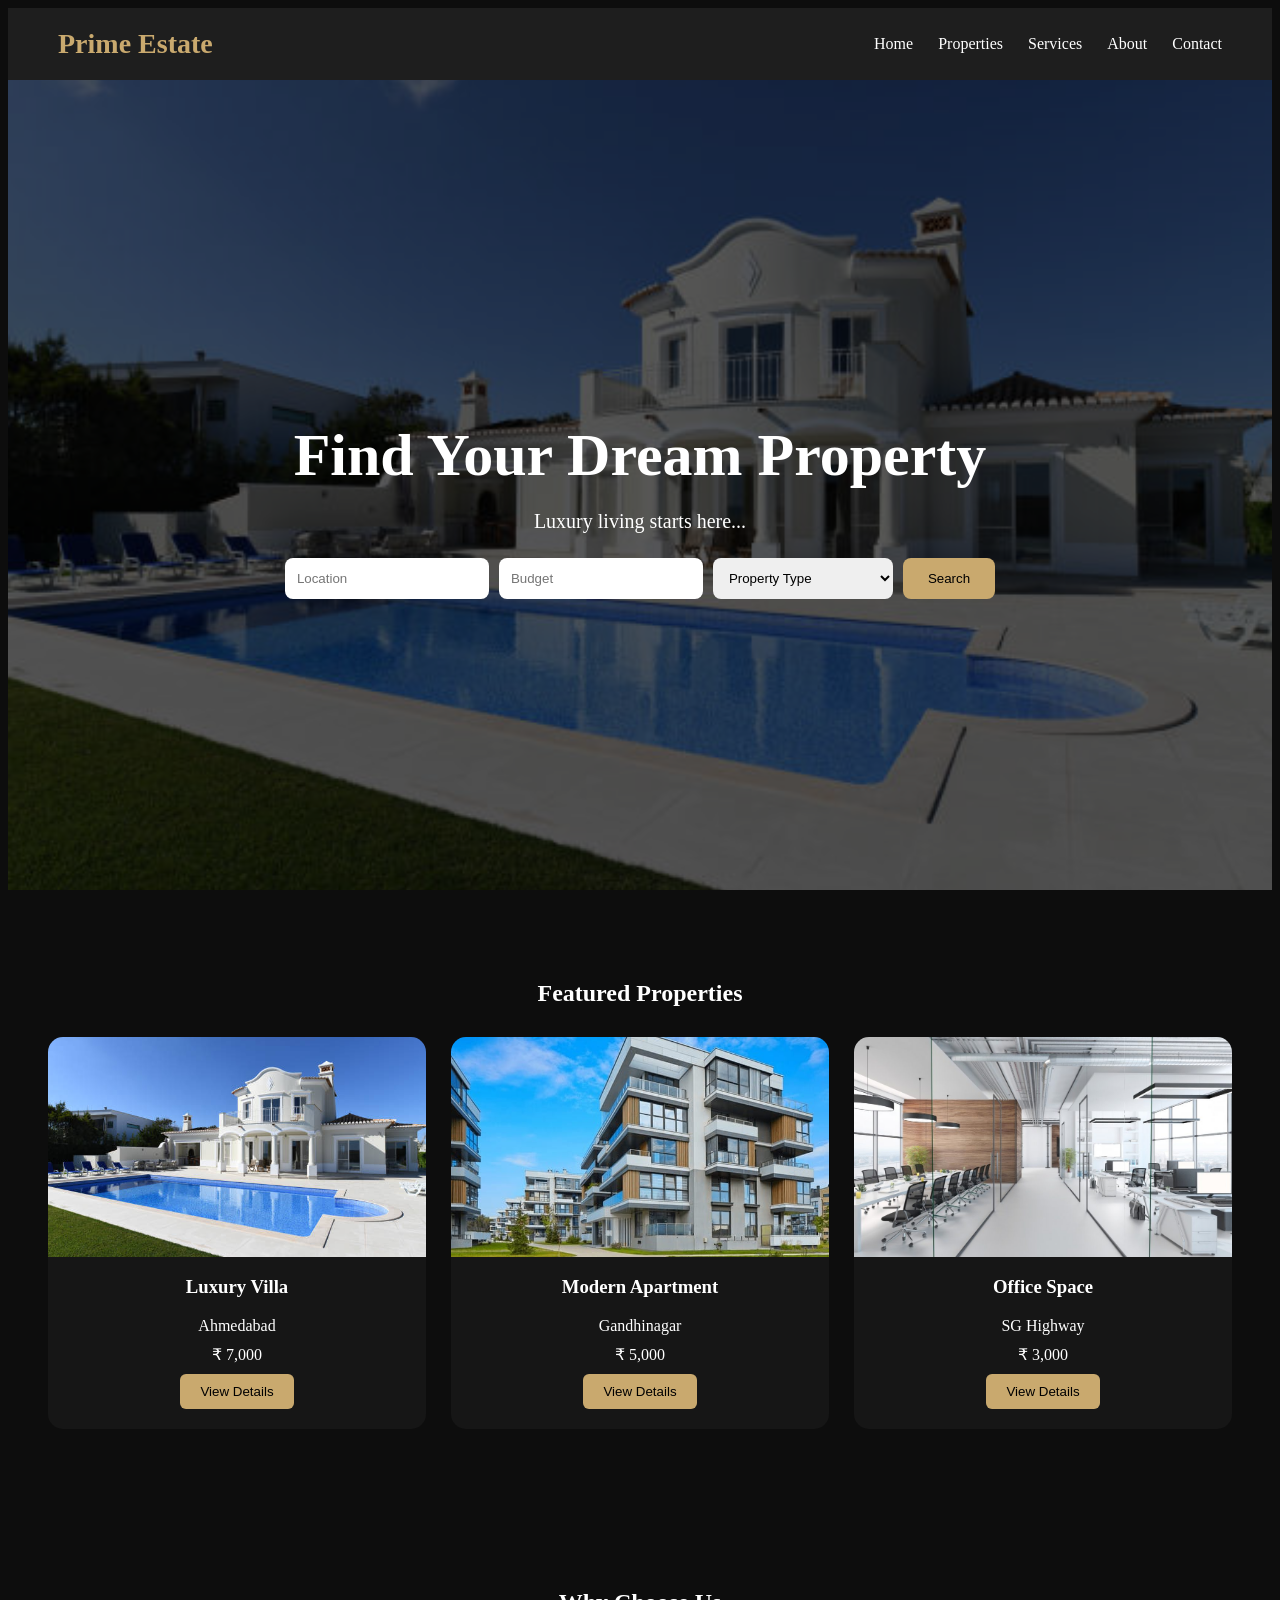
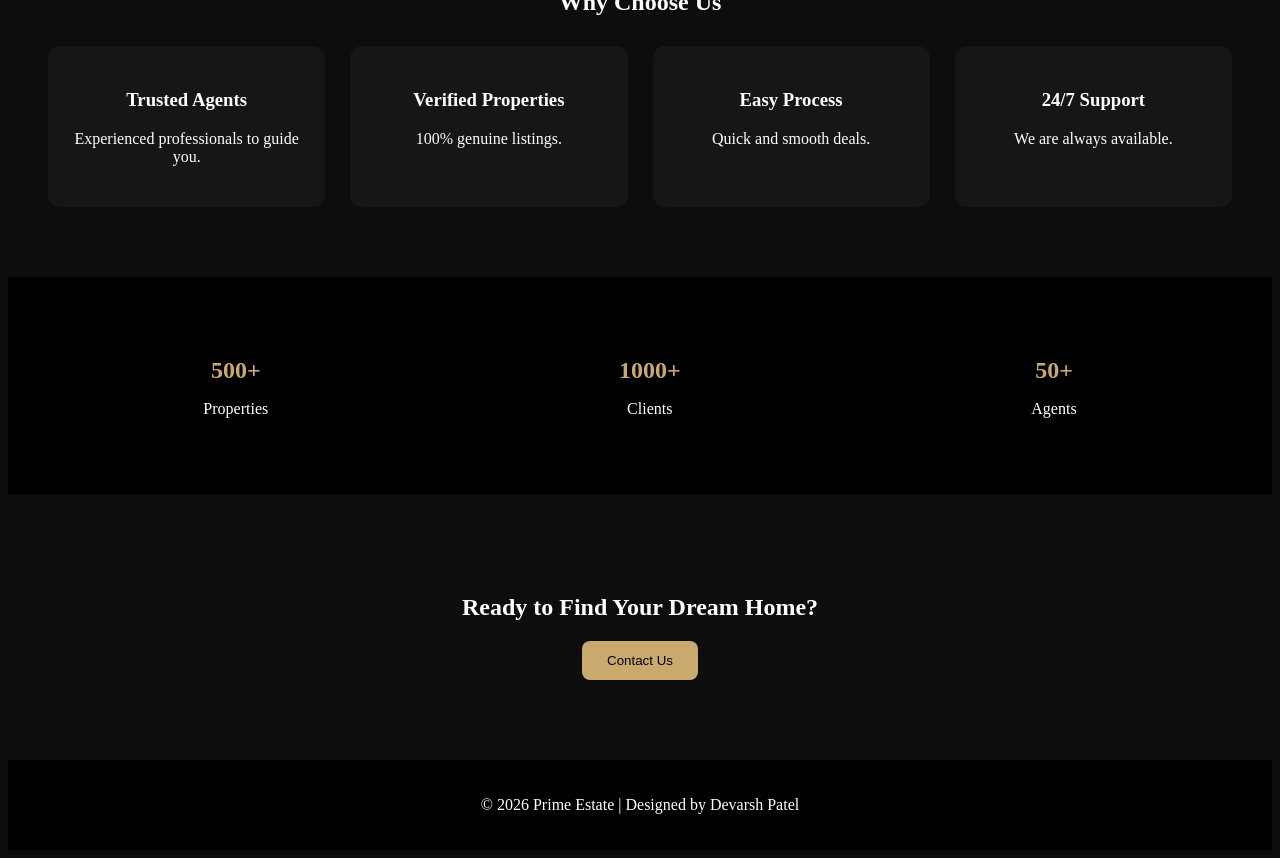
<file: index.html>
<!DOCTYPE html>
<html lang="en">
<head>
    <meta charset="UTF-8">
    <meta name="viewport" content="width=device-width, initial-scale=1.0">
    <title>Prime Estate</title>
    <link rel="stylesheet" href="style.css">
</head>
<body>

    <!-- NAVBAR -->

    <header class="navbar">
        <div class="logo">Prime Estate</div>

        <nav>
            <a href="index.html">Home</a>
            <a href="properties.html">Properties</a>
            <a href="services.html">Services</a>
            <a href="about.html">About</a>
            <a href="contact.html">Contact</a>
        </nav>
    </header>

    <!-- HERO SECTION -->

    <section class="hero">
        <div class="overlay"></div>

        <div class="hero-content">
            <h1>Find Your Dream Property</h1>

            <p>Luxury living starts here...</p>

            <div class="search-box">

                <input type="text" placeholder="Location">

                <input type="text" placeholder="Budget">

                <select id="type">
                    <option>Property Type</option>
                    <option>Villa</option>
                    <option>Apartment</option>
                    <option>Office</option>
                </select>

                <button>Search</button>

            </div>
        </div>
    </section>

    <!-- FEATURED PROPERTIES -->

    <section class="properties">

        <h2>Featured Properties</h2>

        <div class="property-grid">

            <!-- Villa -->

            <div class="card">

                <img src="images/Luxury-Villa.jpeg" alt="Luxury Villa">

                <h3>Luxury Villa</h3>

                <p>Ahmedabad</p>

                <p class="price">₹ 7,000</p>

                <a href="property-details-V.html">
                    <button>View Details</button>
                </a>

            </div>

            <!-- Apartment -->

            <div class="card">

                <img src="images/Modern-Apartment.jpeg" alt="Modern Apartment">

                <h3>Modern Apartment</h3>

                <p>Gandhinagar</p>

                <p class="price">₹ 5,000</p>

                <a href="property-details-A.html">
                    <button>View Details</button>
                </a>

            </div>

            <!-- Office -->

            <div class="card">

                <img src="images/office-Space.jpeg" alt="Office Space">

                <h3>Office Space</h3>

                <p>SG Highway</p>

                <p class="price">₹ 3,000</p>

                <a href="property-details-O.html">
                    <button>View Details</button>
                </a>

            </div>

        </div>

    </section>

    <!-- WHY CHOOSE US -->

    <section class="why">

        <h2>Why Choose Us</h2>

        <div class="why-grid">

            <div class="why-card">
                <h3>Trusted Agents</h3>
                <p>Experienced professionals to guide you.</p>
            </div>

            <div class="why-card">
                <h3>Verified Properties</h3>
                <p>100% genuine listings.</p>
            </div>

            <div class="why-card">
                <h3>Easy Process</h3>
                <p>Quick and smooth deals.</p>
            </div>

            <div class="why-card">
                <h3>24/7 Support</h3>
                <p>We are always available.</p>
            </div>

        </div>

    </section>

    <!-- STATS -->

    <section class="stats">

        <div>
            <h2>500+</h2>
            <p>Properties</p>
        </div>

        <div>
            <h2>1000+</h2>
            <p>Clients</p>
        </div>

        <div>
            <h2>50+</h2>
            <p>Agents</p>
        </div>

    </section>

    <!-- CTA -->

    <section class="cta">

        <h2>Ready to Find Your Dream Home?</h2>

        <a href="contact.html">
            <button>Contact Us</button>
        </a>

    </section>

    <!-- FOOTER -->

    <footer>
        <p>© 2026 Prime Estate | Designed by Devarsh Patel</p>
    </footer>

</body>
</html>
</file>
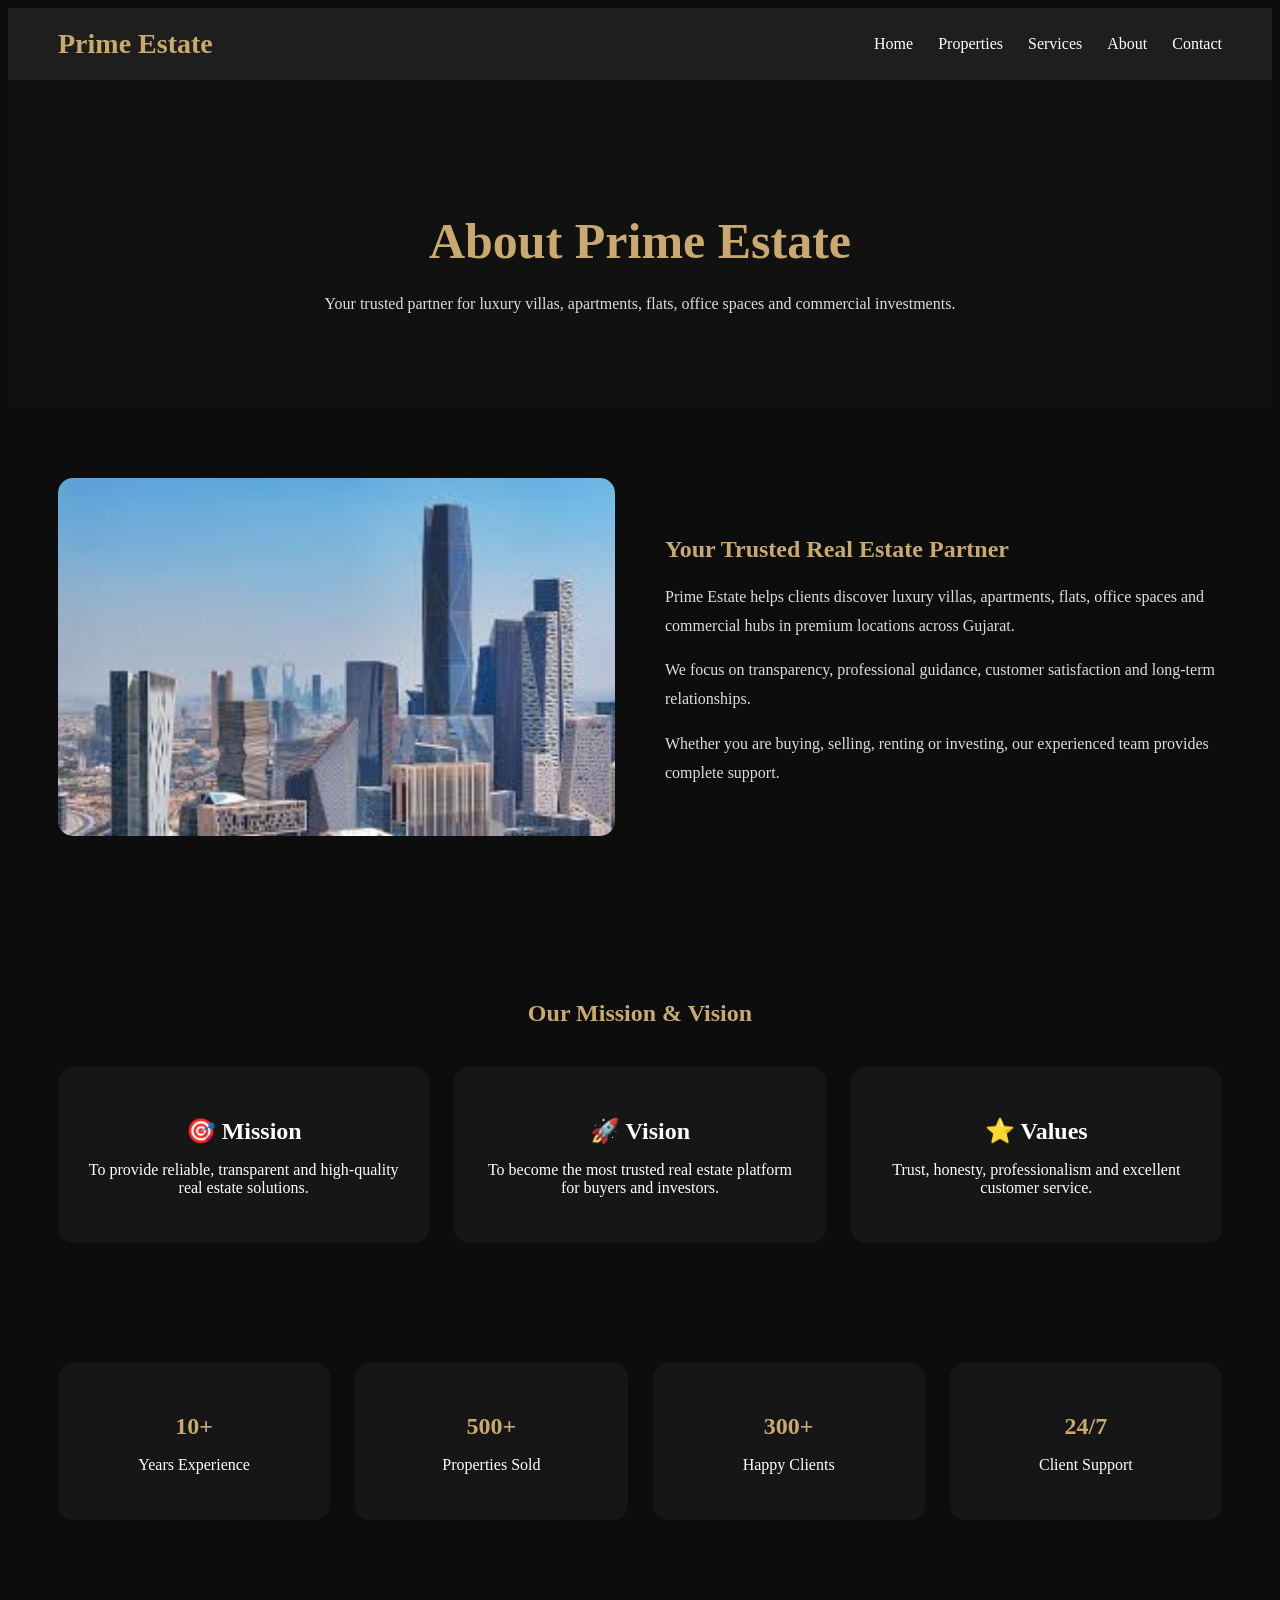
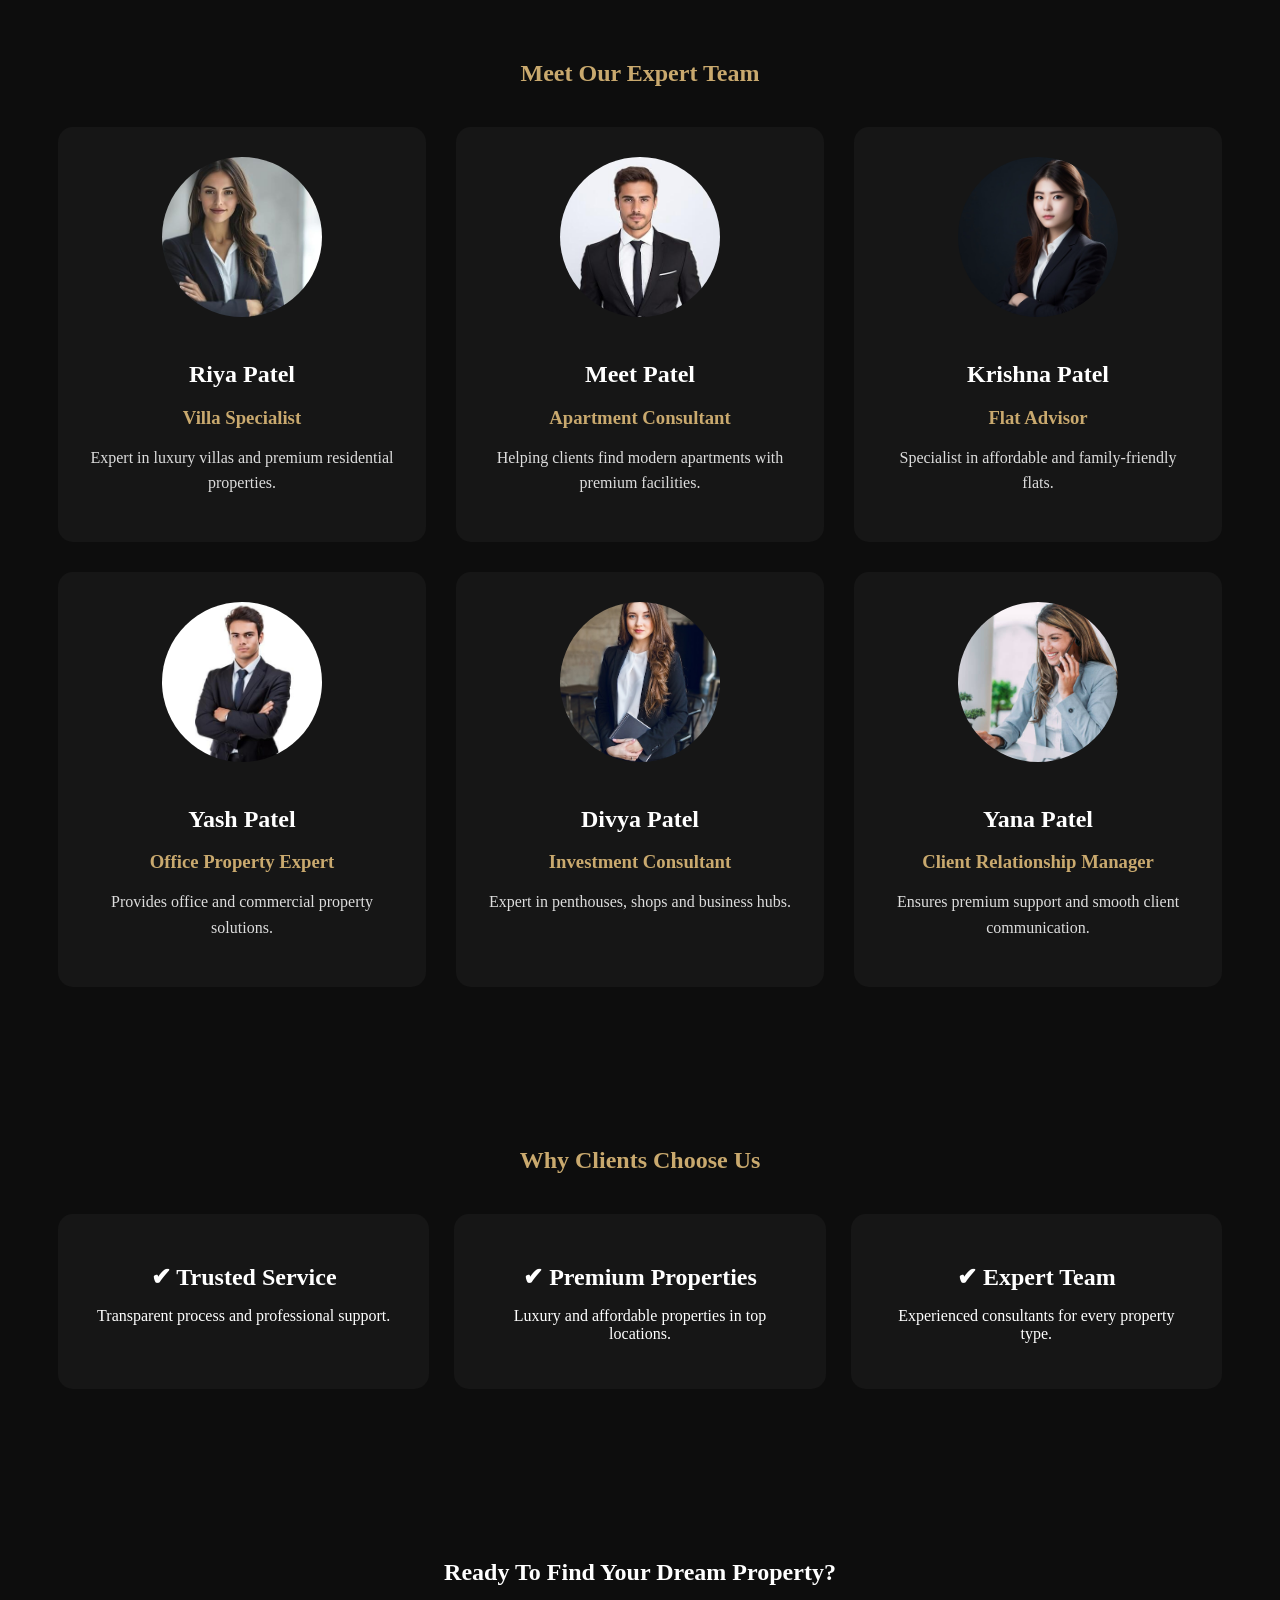
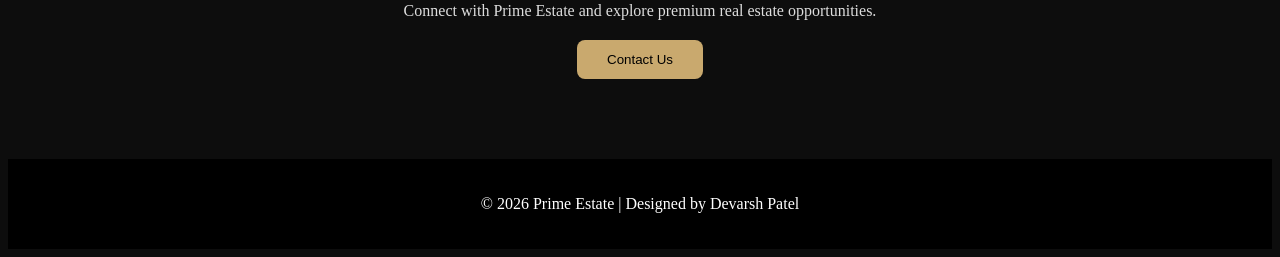
<file: about.html>
<!DOCTYPE html>
<html lang="en">
<head>
    <meta charset="UTF-8">
    <meta name="viewport" content="width=device-width, initial-scale=1.0">
    <title>About Us - Prime Estate</title>
    <link rel="stylesheet" href="style.css">
</head>
<body>

<!-- NAVBAR -->

<header class="navbar">

    <div class="logo">Prime Estate</div>

    <nav>
        <a href="index.html">Home</a>
        <a href="properties.html">Properties</a>
        <a href="services.html">Services</a>
        <a href="about.html">About</a>
        <a href="contact.html">Contact</a>
    </nav>

</header>

<!-- HERO -->

<section class="about-hero">

    <h1>About Prime Estate</h1>

    <p>
        Your trusted partner for luxury villas,
        apartments, flats, office spaces and
        commercial investments.
    </p>

</section>

<!-- ABOUT SECTION -->

<section class="about-container">

    <div class="about-image">
        <img src="images/prime-estate.jpeg" alt="Prime Estate">
    </div>

    <div class="about-content">

        <h2>Your Trusted Real Estate Partner</h2>

        <p>
            Prime Estate helps clients discover luxury villas,
            apartments, flats, office spaces and commercial hubs
            in premium locations across Gujarat.
        </p>

        <p>
            We focus on transparency, professional guidance,
            customer satisfaction and long-term relationships.
        </p>

        <p>
            Whether you are buying, selling, renting or investing,
            our experienced team provides complete support.
        </p>

    </div>

</section>

<!-- MISSION & VISION -->

<section class="why-about">

    <h1>Our Mission & Vision</h1>

    <div class="why-about-grid">

        <div class="why-about-box">
            <h2>🎯 Mission</h2>
            <p>
                To provide reliable, transparent and
                high-quality real estate solutions.
            </p>
        </div>

        <div class="why-about-box">
            <h2>🚀 Vision</h2>
            <p>
                To become the most trusted real estate
                platform for buyers and investors.
            </p>
        </div>

        <div class="why-about-box">
            <h2>⭐ Values</h2>
            <p>
                Trust, honesty, professionalism and
                excellent customer service.
            </p>
        </div>

    </div>

</section>

<!-- STATS -->

<section class="stats-section">

    <div class="stat-box">
        <h1>10+</h1>
        <p>Years Experience</p>
    </div>

    <div class="stat-box">
        <h1>500+</h1>
        <p>Properties Sold</p>
    </div>

    <div class="stat-box">
        <h1>300+</h1>
        <p>Happy Clients</p>
    </div>

    <div class="stat-box">
        <h1>24/7</h1>
        <p>Client Support</p>
    </div>

</section>

<!-- TEAM -->

<section class="team-section">

    <h1>Meet Our Expert Team</h1>

    <div class="team-container">

        <div class="team-card">
            <img src="images/riya.jpeg" alt="Riya Patel">
            <h2>Riya Patel</h2>
            <h3>Villa Specialist</h3>
            <p>Expert in luxury villas and premium residential properties.</p>
        </div>

        <div class="team-card">
            <img src="images/meet.jpeg" alt="Meet Patel">
            <h2>Meet Patel</h2>
            <h3>Apartment Consultant</h3>
            <p>Helping clients find modern apartments with premium facilities.</p>
        </div>

        <div class="team-card">
            <img src="images/krishna.jpeg" alt="Krishna Patel">
            <h2>Krishna Patel</h2>
            <h3>Flat Advisor</h3>
            <p>Specialist in affordable and family-friendly flats.</p>
        </div>

        <div class="team-card">
            <img src="images/yash.jpeg" alt="Yash Patel">
            <h2>Yash Patel</h2>
            <h3>Office Property Expert</h3>
            <p>Provides office and commercial property solutions.</p>
        </div>

        <div class="team-card">
            <img src="images/divya.jpeg" alt="Divya Patel">
            <h2>Divya Patel</h2>
            <h3>Investment Consultant</h3>
            <p>Expert in penthouses, shops and business hubs.</p>
        </div>

        <div class="team-card">
            <img src="images/yana.jpeg" alt="Yana Patel">
            <h2>Yana Patel</h2>
            <h3>Client Relationship Manager</h3>
            <p>Ensures premium support and smooth client communication.</p>
        </div>

    </div>

</section>

<!-- WHY CHOOSE US -->

<section class="why-about">

    <h1>Why Clients Choose Us</h1>

    <div class="why-about-grid">

        <div class="why-about-box">
            <h2>✔ Trusted Service</h2>
            <p>Transparent process and professional support.</p>
        </div>

        <div class="why-about-box">
            <h2>✔ Premium Properties</h2>
            <p>Luxury and affordable properties in top locations.</p>
        </div>

        <div class="why-about-box">
            <h2>✔ Expert Team</h2>
            <p>Experienced consultants for every property type.</p>
        </div>

    </div>

</section>

<!-- CTA -->

<section class="about-cta">

    <h1>Ready To Find Your Dream Property?</h1>

    <p>
        Connect with Prime Estate and explore
        premium real estate opportunities.
    </p>

    <a href="contact.html">
        <button>Contact Us</button>
    </a>

</section>

<!-- FOOTER -->

<footer>
    <p>© 2026 Prime Estate | Designed by Devarsh Patel</p>
</footer>

</body>
</html>
</file>
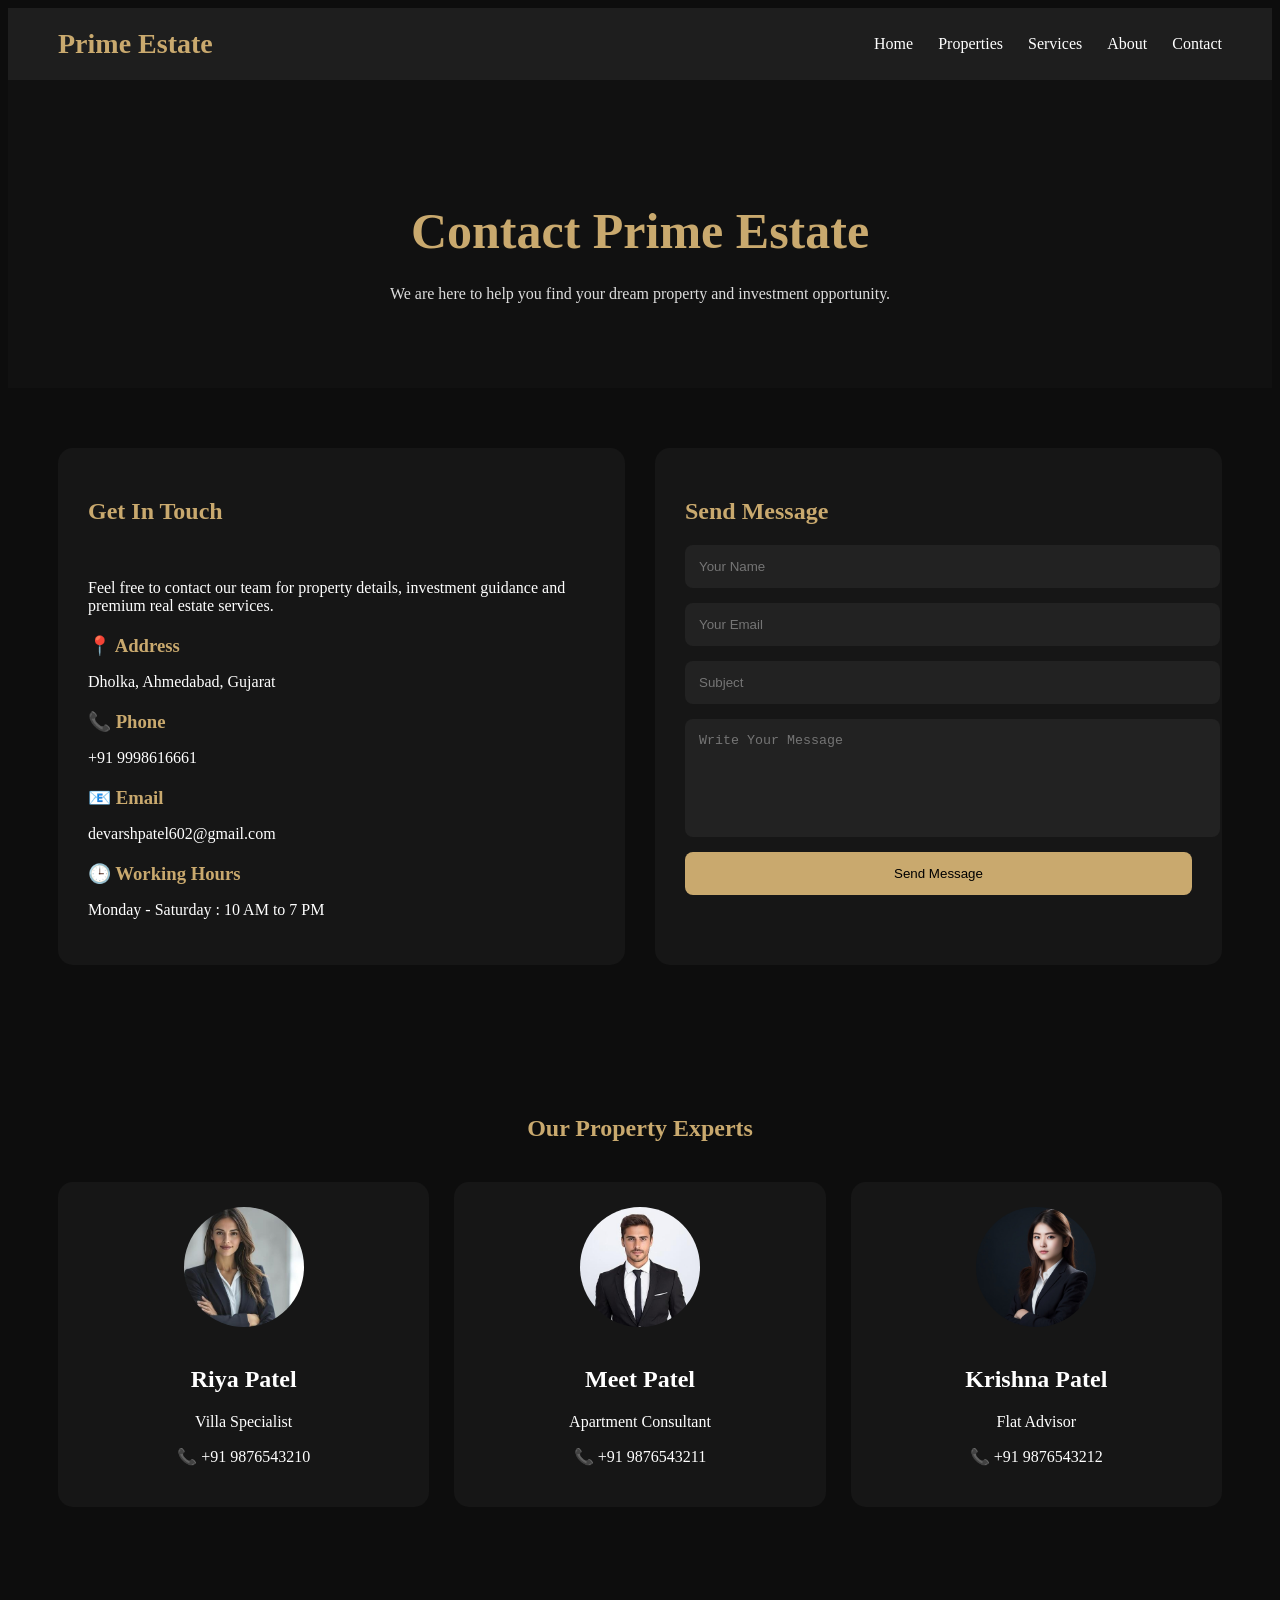
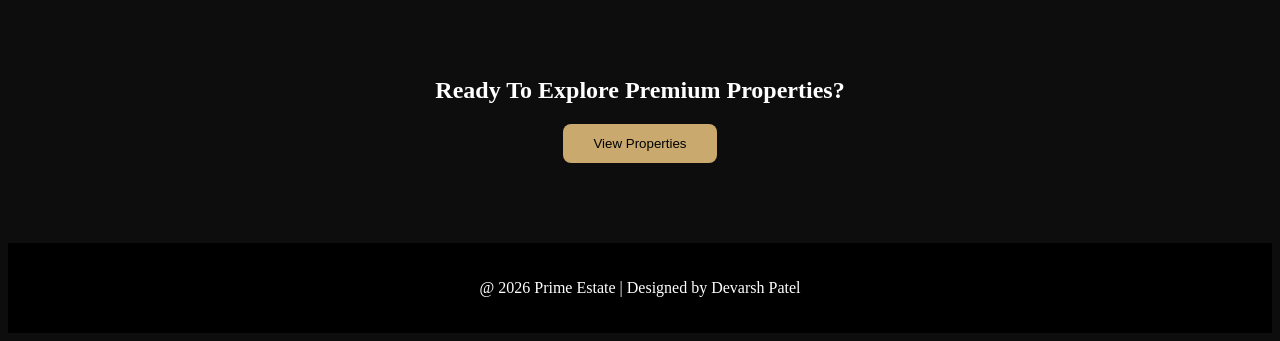
<file: contact.html>
<!DOCTYPE html>
<html>
<head>
    <title>Contact Us - Prime Estate</title>
    <link rel="stylesheet" href="style.css">
</head>
<body>

<!-- NAVBAR -->

 <!-- NAVBAR -->

    <header class="navbar">
        <div class="logo">Prime Estate</div>

        <nav>
            <a href="index.html">Home</a>
            <a href="properties.html">Properties</a>
            <a href="services.html">Services</a>
            <a href="about.html">About</a>
            <a href="contact.html">Contact</a>
        </nav>
    </header>

<!-- HERO -->

<section class="contact-hero">

    <h1>Contact Prime Estate</h1>

    <p>
        We are here to help you find your
        dream property and investment opportunity.
    </p>

</section>

<!-- CONTACT SECTION -->

<section class="contact-container">

    <!-- LEFT -->

    <div class="contact-info">

        <h2>Get In Touch</h2> <br>

        <p>
            Feel free to contact our team for
            property details, investment guidance
            and premium real estate services.
        </p>

        <div class="info-box">
            <h3>📍 Address</h3>
            <p>Dholka, Ahmedabad, Gujarat</p>
        </div>

        <div class="info-box">
            <h3>📞 Phone</h3>
            <p>+91 9998616661</p>
        </div>

        <div class="info-box">
            <h3>📧 Email</h3>
            <p>devarshpatel602@gmail.com</p>
        </div>

        <div class="info-box">
            <h3>🕒 Working Hours</h3>
            <p>Monday - Saturday : 10 AM to 7 PM</p>
        </div>

    </div>

    <!-- RIGHT -->

    <div class="contact-form">

        <h2>Send Message</h2>

        <form>

            <input type="text" placeholder="Your Name" required>

            <input type="email" placeholder="Your Email" required>

            <input type="text" placeholder="Subject">

            <textarea rows="6" placeholder="Write Your Message"></textarea>

            <button type="submit">Send Message</button>

        </form>

    </div>

</section>

<!-- TEAM CONTACT -->

<section class="team-contact">

    <h1>Our Property Experts</h1>

    <div class="team-contact-grid">

        <!-- MEMBER -->

        <div class="contact-card">

            <img src="images/riya.jpeg">

            <h2>Riya Patel</h2>

            <p>Villa Specialist</p>

            <p>📞 +91 9876543210</p>

        </div>

        <!-- MEMBER -->

        <div class="contact-card">

            <img src="images/meet.jpeg">

            <h2>Meet Patel</h2>

            <p>Apartment Consultant</p>

            <p>📞 +91 9876543211</p>

        </div>

        <!-- MEMBER -->

        <div class="contact-card">

            <img src="images/krishna.jpeg">

            <h2>Krishna Patel</h2>

            <p>Flat Advisor</p>

            <p>📞 +91 9876543212</p>

        </div>

    </div>

</section>

<!-- CTA -->
 
<section class="contact-cta">

    <h1>Ready To Explore Premium Properties?</h1>

    <a href="properties.html">
        <button>View Properties</button>
    </a>

</section>

<!-- FOOTER -->

<footer> 
    <p>@ 2026 Prime Estate | Designed by Devarsh Patel </p>
</footer>


</body>
</html>
</file>
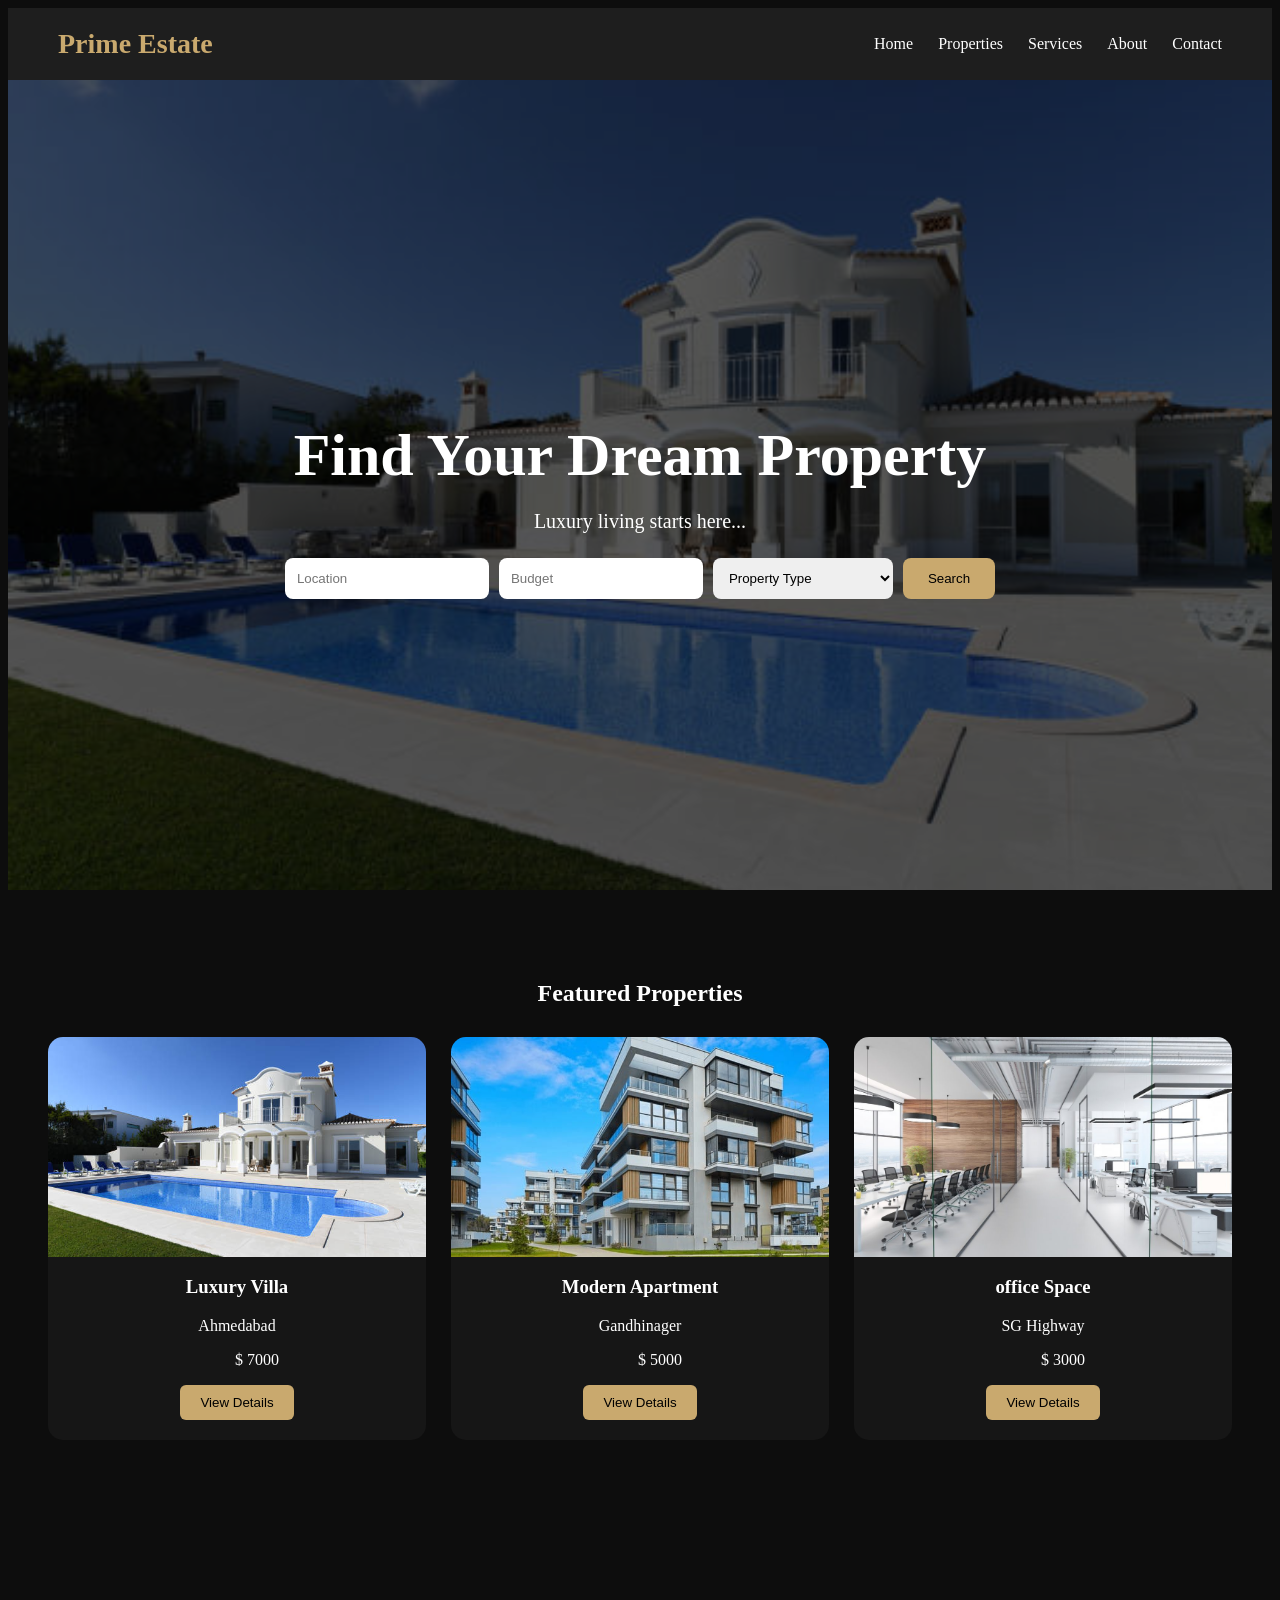
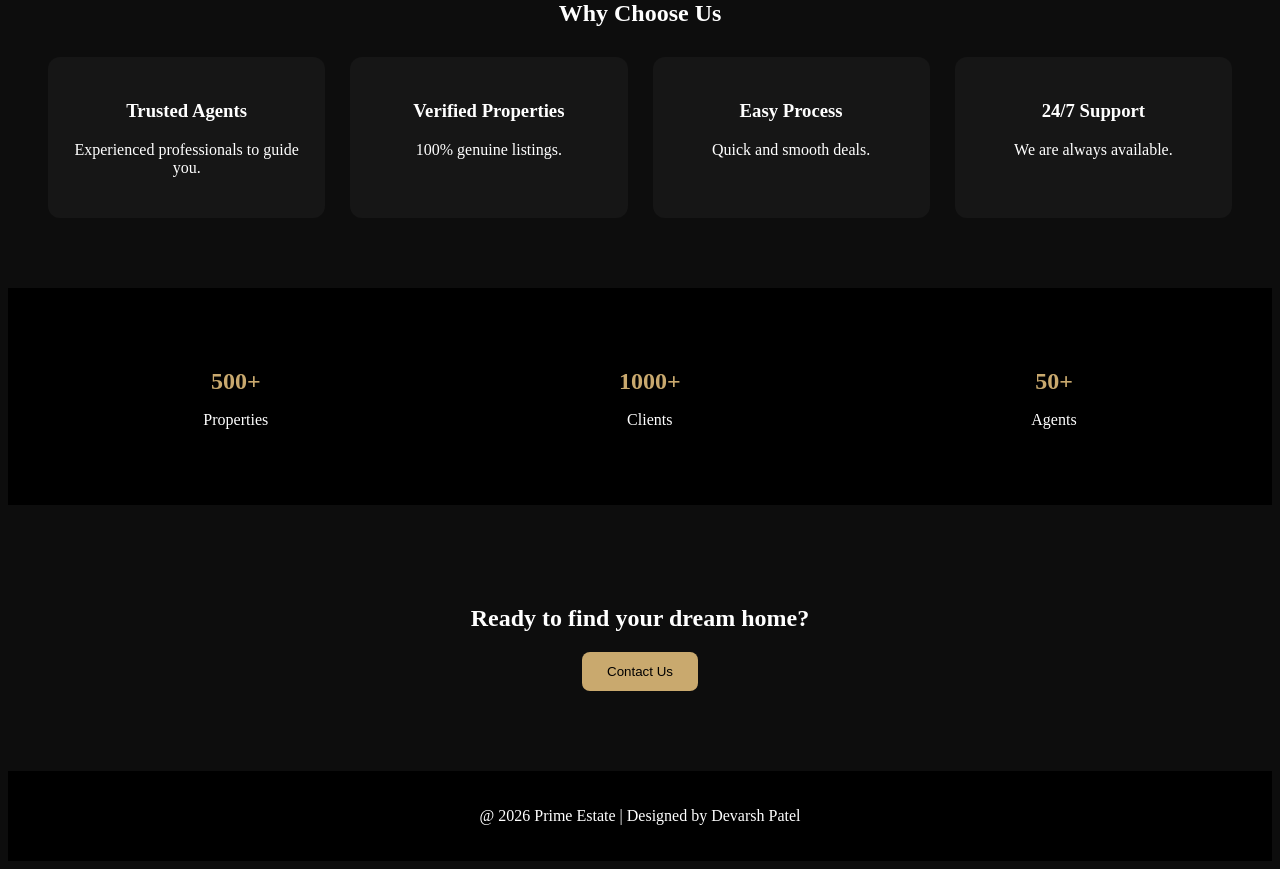
<file: home.html>
<!DOCTYPE html>
<html lang="en">
<head>
    <meta charset="UTF-8">
    <meta name="viewport" content="width=device-width, initial-scale=1.0">
    <title> Prime Estate </title>
    <link rel="stylesheet" href="style.css">
</head>
<body>

<!-- NAVBAR -->

<header class="navbar">
    <div class="logo"> Prime Estate </div>
    <nav>
        <a href="home.html"> Home </a>
        <a href="properties.html"> Properties </a>
        <a href="services.html"> Services </a>
        <a href="about.html"> About </a>
        <a href="contact.html"> Contact </a>
    </nav>
</header>

<!-- HERO SECTION -->

<section class="hero">
    <div class="overlay"></div>
    <div class="hero-content">
        <h1> Find Your Dream Property </h1>
        <p> Luxury living starts here... </p>
        <div class="search-box">
            <input type="text" placeholder="Location">
            <input type="text" placeholder="Budget">
            <select id="type">
                <option>Property Type </option>
                <option> Villa </option>
                <option> Apartment </option>
                <option> Office </option>
            </select>
            <button> Search </button>
        </div>
    </div>
</section>
    
<!-- FEATURED PROPETIES -->

<section class="properties">
    <h2> Featured Properties </h2>
    <div class="property-grid">

        <div class="card">
            <img src="images/Luxury-Villa.jpeg" alt="">
            <h3> Luxury Villa </h3>
            <p> Ahmedabad <ul> $ 7000 </ul></p>
            <a href="property-details-V.html">
            <button> View Details </button></a>
        </div>

        <div class="card">
            <img src="images/Modern-Apartment.jpeg" alt="">
            <h3> Modern Apartment </h3>
            <p> Gandhinager <ul> $ 5000 </ul></p>
            <a href="property-details-A.html">
            <button> View Details </button></a>
        </div>

        <div class="card">
            <img src="images/office-Space.jpeg" alt="">
            <h3> office Space </h3>
            <p> SG Highway <ul> $ 3000 </ul></p>
            <a href="property-details-O.html">
            <button> View Details </button></a>
        </div>

    </div>
</section>

<!-- WHY CHOOSE US -->

<section class="why">
    <h2> Why Choose Us </h2>
    <div class="why-grid">

        <div class="why-card"> 
            <h3> Trusted Agents </h3>
            <p> Experienced professionals to guide you. </p>
        </div>

        <div class="why-card"> 
            <h3> Verified Properties </h3>
            <p> 100% genuine listings. </p>
        </div>

        <div class="why-card"> 
            <h3> Easy Process </h3>
            <p> Quick and smooth deals. </p>
        </div>

        <div class="why-card"> 
            <h3> 24/7 Support </h3>
            <p> We are always available. </p>
        </div>

    </div>
</section>

<!-- STATS -->

<section class="stats">
    <div>
        <h2> 500+ </h2>
        <p> Properties </p>
    </div>
    <div>
        <h2> 1000+ </h2>
        <p> Clients </p>
    </div>
    <div>
        <h2> 50+ </h2>
        <p> Agents </p>
    </div>
</section>

<!-- CTA -->

<section class="cta">
    <h2> Ready to find your dream home? </h2>
    <a href="contact.html"><button> Contact Us </button></a>
</section>

<!-- FOOTER -->

<footer> 
    <p>@ 2026 Prime Estate | Designed by Devarsh Patel </p>
</footer>

</body>
</html>
</file>
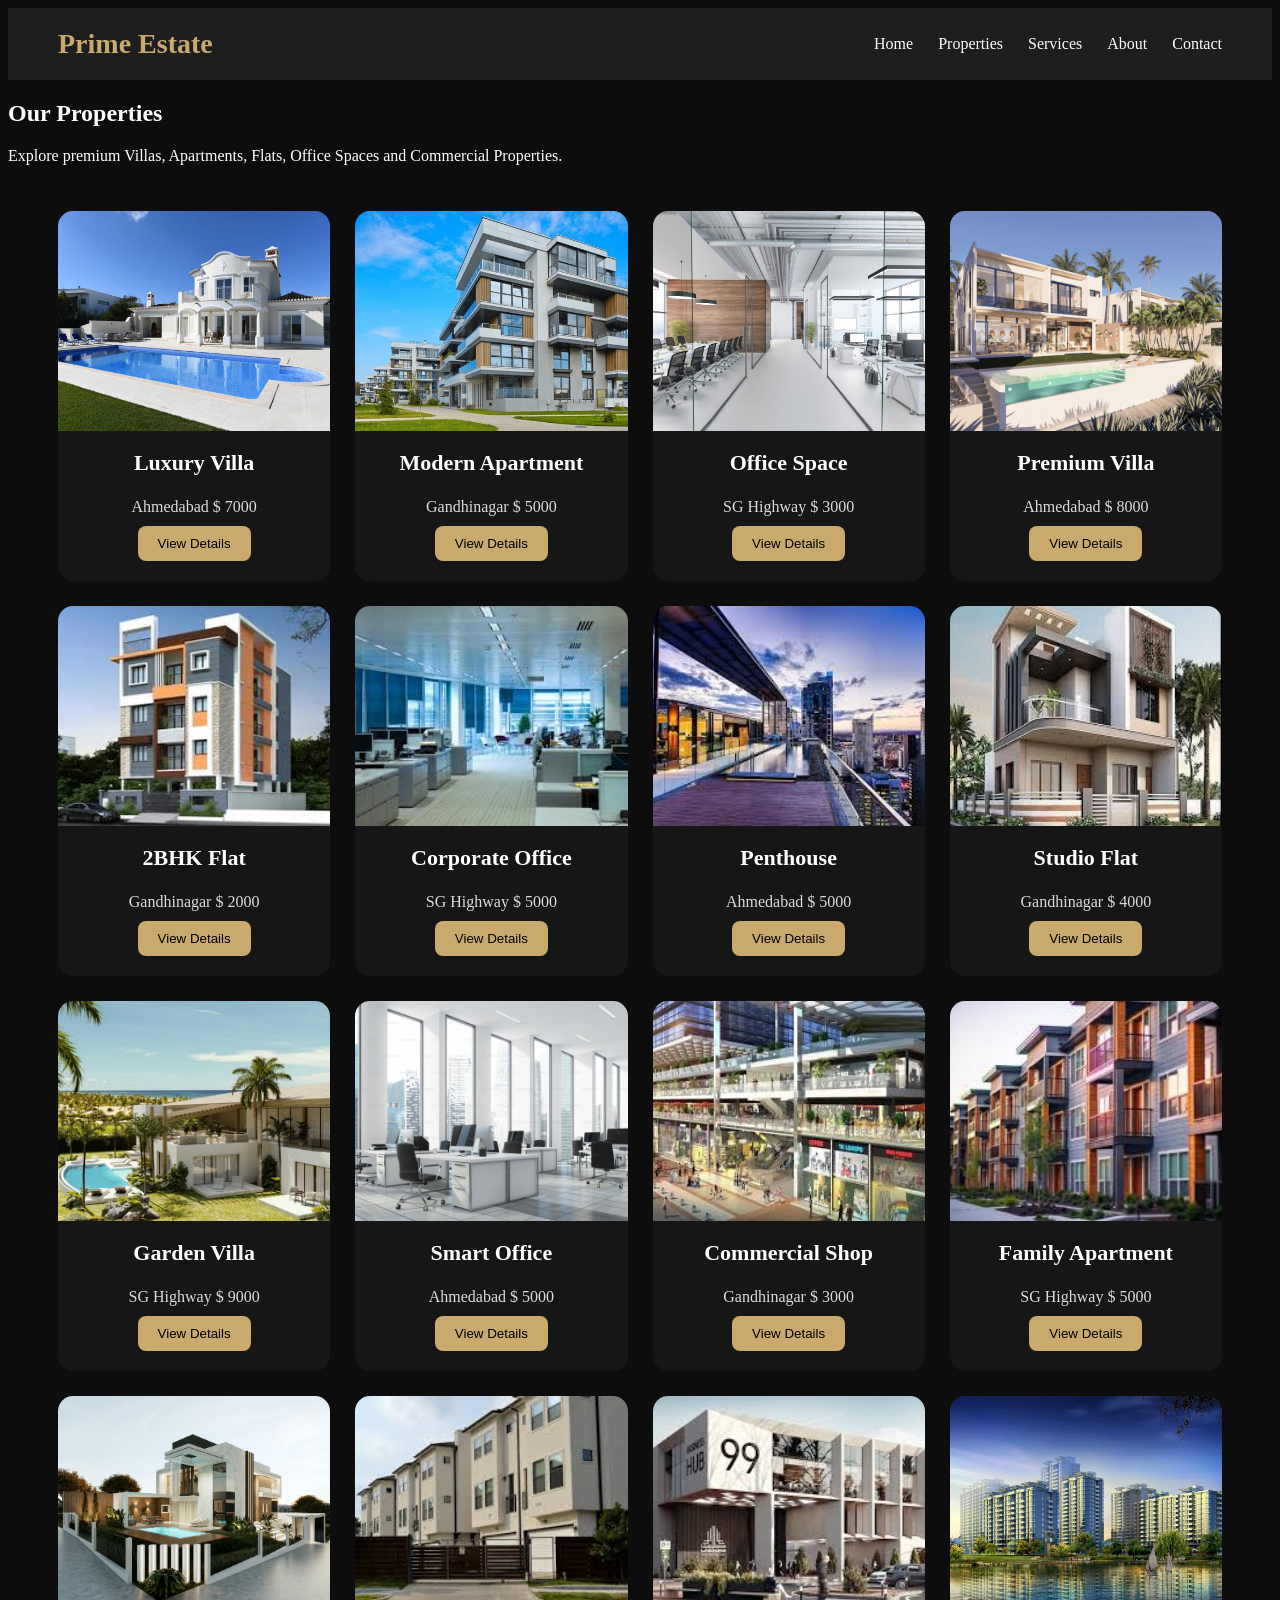
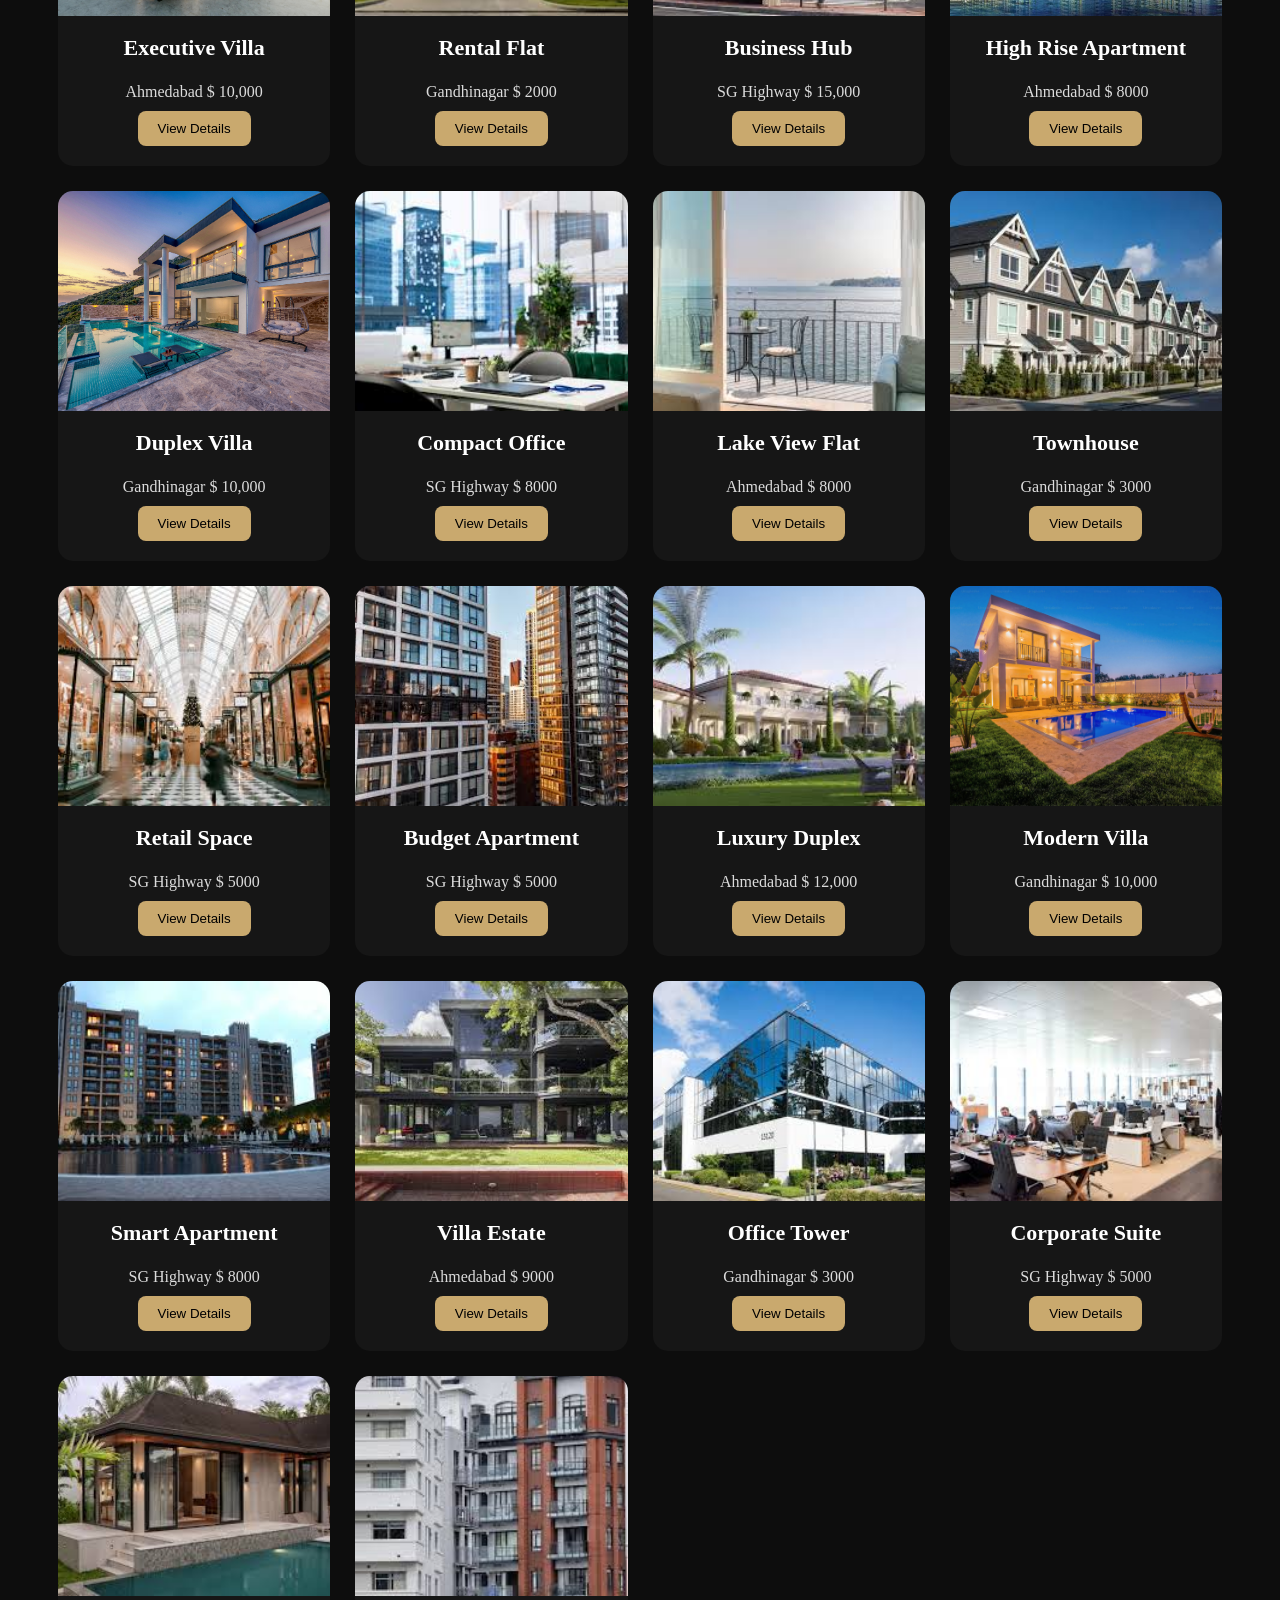
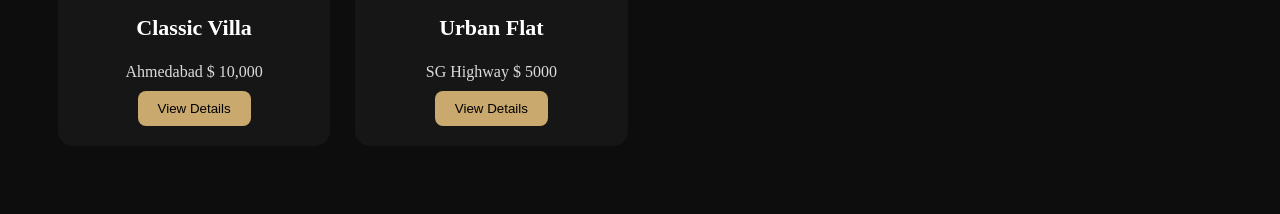
<file: properties.html>
<!DOCTYPE html>
<html lang="en">
<head>
    <meta charset="UTF-8">
    <meta name="viewport" content="width=device-width, initial-scale=1.0">
    <title>Properties - Prime Estate</title>
    <link rel="stylesheet" href="style.css">
</head>
<body>

<header class="navbar">
    <div class="logo">Prime Estate</div>

    <nav>
        <a href="index.html">Home</a>
        <a href="properties.html">Properties</a>
        <a href="services.html">Services</a>
        <a href="about.html">About</a>
        <a href="contact.html">Contact</a>
    </nav>
</header>

<section class="properties-banner">
    <h1>Our Properties</h1>
    <p>
        Explore premium Villas, Apartments, Flats,
        Office Spaces and Commercial Properties.
    </p>
</section>

<div class="property-grid1">

    <div class="card">
        <img src="images/Luxury-Villa.jpeg">
        <h3> Luxury Villa </h3>
        <p> Ahmedabad  $ 7000 </p>
        <a href="property-details-V.html#villa">
        <button> View Details </button></a>
    </div>

    <div class="card">
        <img src="images/Modern-Apartment.jpeg">
        <h3> Modern Apartment </h3>
        <p> Gandhinagar  $ 5000 </p>
        <a href="property-details-A.html#apartment">
        <button>View Details</button></a>
    </div>

    <div class="card">
        <img src="images/office-Space.jpeg">
        <h3> Office Space </h3>
        <p> SG Highway  $ 3000 </p>
        <a href="property-details-O.html#office">
        <button>View Details</button></a>
    </div>

    <div class="card">
        <img src="images/Premium-Villa.jpeg">
        <h3> Premium Villa </h3>
        <p> Ahmedabad  $ 8000 </p>
        <a href="property-details-V.html#villa">
        <button>View Details</button></a>
    </div>

    <div class="card">
        <img src="images/2BHK Flat.jpeg">
        <h3> 2BHK Flat </h3>
        <p> Gandhinagar $ 2000 </p>
        <a href="property-details-F.html#falt">
        <button>View Details</button></a>
    </div>

    <div class="card">
        <img src="images/Corporate-office.jpeg">
        <h3> Corporate Office </h3>
        <p> SG Highway  $ 5000 </p>
        <a href="property-details-O.html#office">
        <button>View Details</button></a>
    </div>

    <div class="card">
        <img src="images/penthouse.jpeg">
        <h3> Penthouse </h3>
        <p> Ahmedabad  $ 5000 </p>
        <a href="property-details-other.html#others">
        <button> View Details </button></a>
    </div>

    <div class="card">
        <img src="images/Studio-flat.jpeg">
        <h3> Studio Flat </h3>
        <p> Gandhinagar  $ 4000 </p>
        <a href="property-details-F.html#falt">
        <button>View Details</button></a>
    </div>

    <div class="card">
        <img src="images/Garden-Villa.jpeg">
        <h3> Garden Villa </h3>
        <p> SG Highway  $ 9000 </p>
        <a href="property-details-V.html#villa">
        <button>View Details</button></a>
    </div>

    <div class="card">
        <img src="images/Smart-Office.jpeg">
        <h3> Smart Office </h3>
        <p> Ahmedabad  $ 5000 </p>
        <a href="property-details-O.html#office">
        <button>View Details</button></a>
    </div>

    <div class="card">
        <img src="images/Commercial Shop.jpeg">
        <h3> Commercial Shop </h3>
        <p> Gandhinagar $ 3000 </p>
        <a href="property-details-other.html#others">
        <button>View Details</button></a>
    </div>

    <div class="card">
        <img src="images/Family Apartment.jpeg">
        <h3> Family Apartment </h3>
        <p> SG Highway  $ 5000 </p>
        <a href="property-details-A.html#apartment">
        <button>View Details</button></a>
    </div>

    <div class="card">
        <img src="images/Executive-villa.jpg">
        <h3> Executive Villa </h3>
        <p> Ahmedabad  $ 10,000 </p>
        <a href="property-details-V.html#villa">
        <button>View Details</button></a>
    </div>

    <div class="card">
        <img src="images/Rental Flat.jpeg">
        <h3> Rental Flat </h3>
        <p> Gandhinagar $ 2000 </p>
        <a href="property-details-F.html#falt">
        <button>View Details</button></a>
    </div>

    <div class="card">
        <img src="images/Business Hub.jpeg">
        <h3> Business Hub </h3>
        <p> SG Highway  $ 15,000 </p>
        <a href="property-details-other.html#others">
        <button>View Details</button></a>
    </div>

    <div class="card">
        <img src="images/High Rise Apartment.jpg">
        <h3> High Rise Apartment </h3>
        <p> Ahmedabad  $ 8000 </p>
        <a href="property-details-A.html#apartment">
        <button> View Details </button></a>
    </div>

    <div class="card">
        <img src="images/Duplex-Villa.jpg">
        <h3> Duplex Villa </h3>
        <p> Gandhinagar  $ 10,000 </p>
        <a href="property-details-V.html#villa">
        <button>View Details</button></a>
    </div>

    <div class="card">
        <img src="images/Compact Office.jpeg">
        <h3> Compact Office </h3>
        <p> SG Highway  $ 8000 </p>
        <a href="property-details-O.html#office">
        <button>View Details</button></a>
    </div>

    <div class="card">
        <img src="images/lack-view-flat.jpeg">
        <h3> Lake View Flat </h3>
        <p> Ahmedabad  $ 8000 </p>
       <a href="property-details-F.html#falt">
        <button>View Details</button></a>
    </div>

    <div class="card">
        <img src="images/Townhouse.jpeg">
        <h3> Townhouse </h3>
        <p> Gandhinagar $ 3000 </p>
        <a href="property-details-other.html#others">
        <button>View Details</button></a>
    </div>

    <div class="card">
        <img src="images/Retail-space.jpeg">
        <h3> Retail Space </h3>
        <p> SG Highway  $ 5000 </p>
        <a href="property-details-other.html#others">
        <button>View Details</button></a>
    </div>

    <div class="card">
        <img src="images/Budget Apartment.jpeg">
        <h3> Budget Apartment </h3>
        <p> SG Highway  $ 5000 </p>
        <a href="property-details-A.html#apartment">
        <button>View Details</button></a>
    </div>

    <div class="card">
        <img src="images/Luxury-Duplex.jpeg">
        <h3> Luxury Duplex </h3>
        <p> Ahmedabad  $ 12,000 </p>
        <a href="property-details-V.html#villa">
        <button> View Details </button></a>
    </div>

    <div class="card">
        <img src="images/Modern-Villa.jpeg">
        <h3> Modern Villa </h3>
        <p> Gandhinagar  $ 10,000 </p>
        <a href="property-details-V.html#villa">
        <button>View Details</button></a>
    </div>

    <div class="card">
        <img src="images/Smart Apartment.jpeg">
        <h3> Smart Apartment </h3>
        <p> SG Highway  $ 8000 </p>
        <a href="property-details-A.html#apartment">
        <button>View Details</button></a>
    </div>

    <div class="card">
        <img src="images/Villa-Estate.jpeg">
        <h3> Villa Estate </h3>
        <p> Ahmedabad  $ 9000 </p>
        <a href="property-details-V.html#villa">
        <button>View Details</button> </a>
    </div>

    <div class="card">
        <img src="images/Office Tower.jpeg">
        <h3> Office Tower </h3>
        <p> Gandhinagar $ 3000 </p>
        <a href="property-details-O.html#office">
        <button>View Details</button></a>
    </div>

    <div class="card">
        <img src="images/Corporate Suite.jpeg">
        <h3> Corporate Suite </h3>
        <p> SG Highway  $ 5000 </p>
        <a href="property-details-other.html#others">
        <button>View Details</button></a>
    </div>

    <div class="card">
        <img src="images/Classic-Villa.jpeg">
        <h3> Classic Villa </h3>
        <p> Ahmedabad  $ 10,000 </p>
        <a href="property-details-V.html#villa">
        <button>View Details</button></a>
    </div>

    <div class="card">
        <img src="images/Urban Flat.jpeg">
        <h3> Urban Flat </h3>
        <p> SG Highway  $ 5000 </p>
        <a href="property-details-F.html#falt">
        <button>View Details</button></a>
    </div>

</div>
    
</body>
</html>
</file>
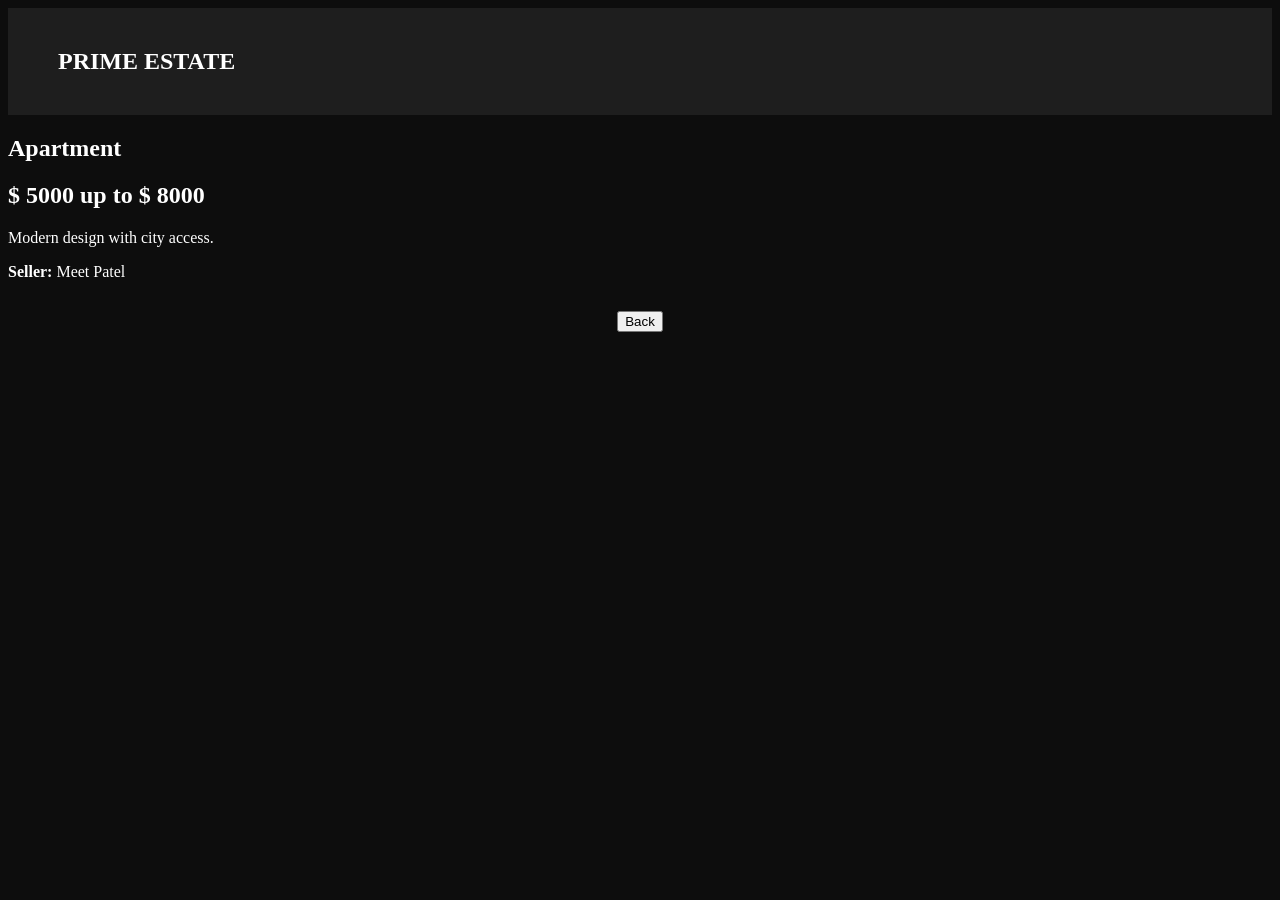
<file: property-details-A.html>
<!DOCTYPE html>
<html lang="en">
<head>
    <meta charset="UTF-8">
    <meta name="viewport" content="width=device-width, initial-scale=1.0">
    <title> Property Details </title>
    <link rel="stylesheet" href="style.css">
</head>
<body>
    
<header class="navbar">
    <h2> PRIME ESTATE </h2>
</header>

<!-- APARTMENT -->

<section id="apartment" class="details-box">
    <h1> Apartment </h1>
    <h2 class="price"> $ 5000 up to $ 8000 </h2>
    <p> Modern design with city access.  </p>
    <p> <strong>Seller:</strong> Meet Patel </p>
</section>


<div style="text-align: center; margin: 30px;">
    <a href="properties.html"><button> Back </button></a>
</div>

</body>
</html>
</file>
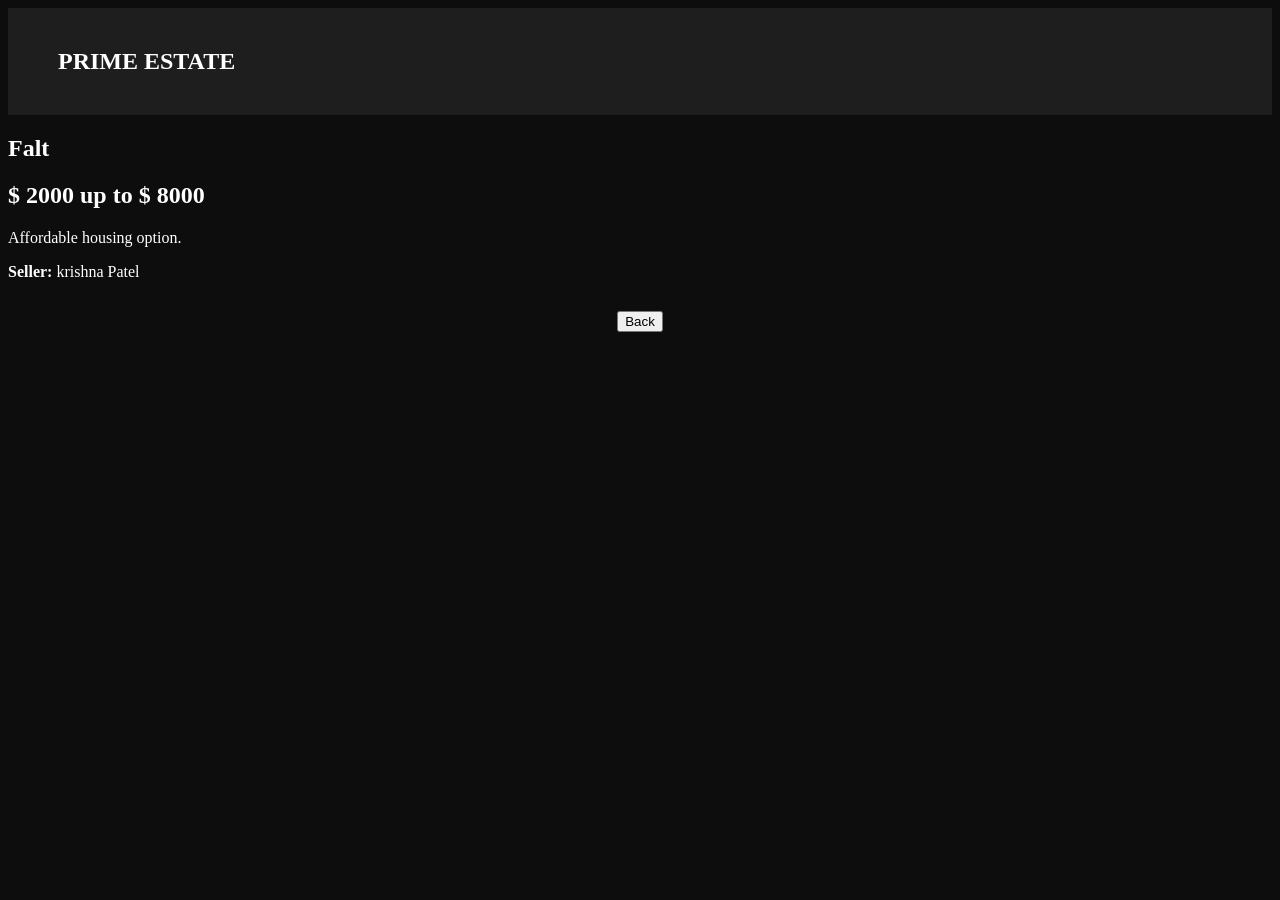
<file: property-details-F.html>
<!DOCTYPE html>
<html lang="en">
<head>
    <meta charset="UTF-8">
    <meta name="viewport" content="width=device-width, initial-scale=1.0">
    <title> Property Details </title>
    <link rel="stylesheet" href="style.css">
</head>
<body>
    
<header class="navbar">
    <h2> PRIME ESTATE </h2>
</header>

<!-- FLAT -->

<section id="flat" class="details-box">
    <h1> Falt </h1>
    <h2 class="price"> $ 2000 up to $ 8000 </h2>
    <p> Affordable housing option.  </p>
    <p> <strong>Seller:</strong> krishna Patel </p>
</section>

<div style="text-align: center; margin: 30px;">
    <a href="properties.html"><button> Back </button></a>
</div>

</body>
</html>
</file>
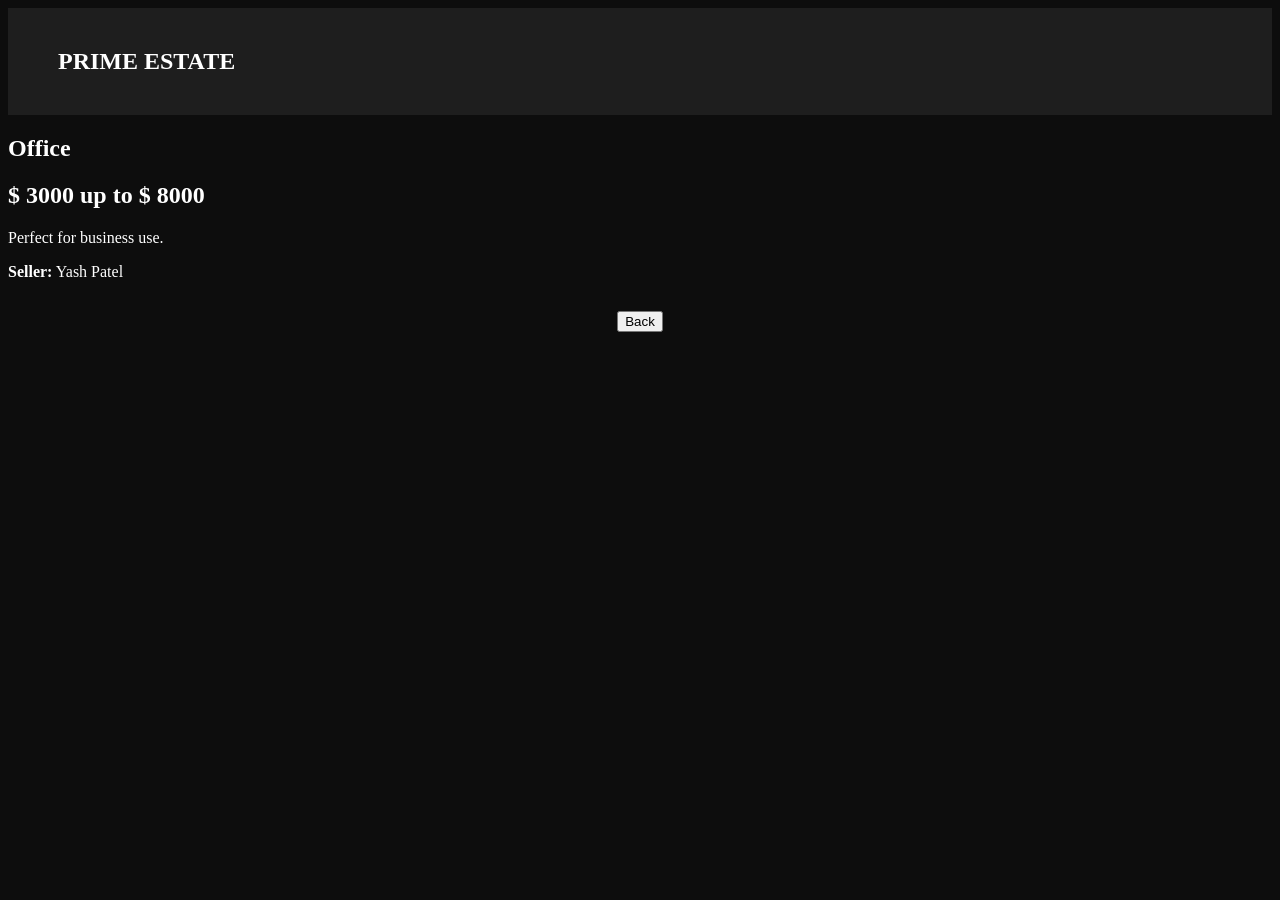
<file: property-details-O.html>
<!DOCTYPE html>
<html lang="en">
<head>
    <meta charset="UTF-8">
    <meta name="viewport" content="width=device-width, initial-scale=1.0">
    <title> Property Details </title>
    <link rel="stylesheet" href="style.css">
</head>
<body>
    
<header class="navbar">
    <h2> PRIME ESTATE </h2>
</header>

<!-- office -->

<section id="office" class="details-box">
    <h1> Office </h1>
    <h2 class="price"> $ 3000 up to $ 8000 </h2>
    <p> Perfect for business use.  </p>
    <p> <strong>Seller:</strong> Yash Patel </p>
</section>

<div style="text-align: center; margin: 30px;">
    <a href="properties.html"><button> Back </button></a>
</div>

</body>
</html>
</file>
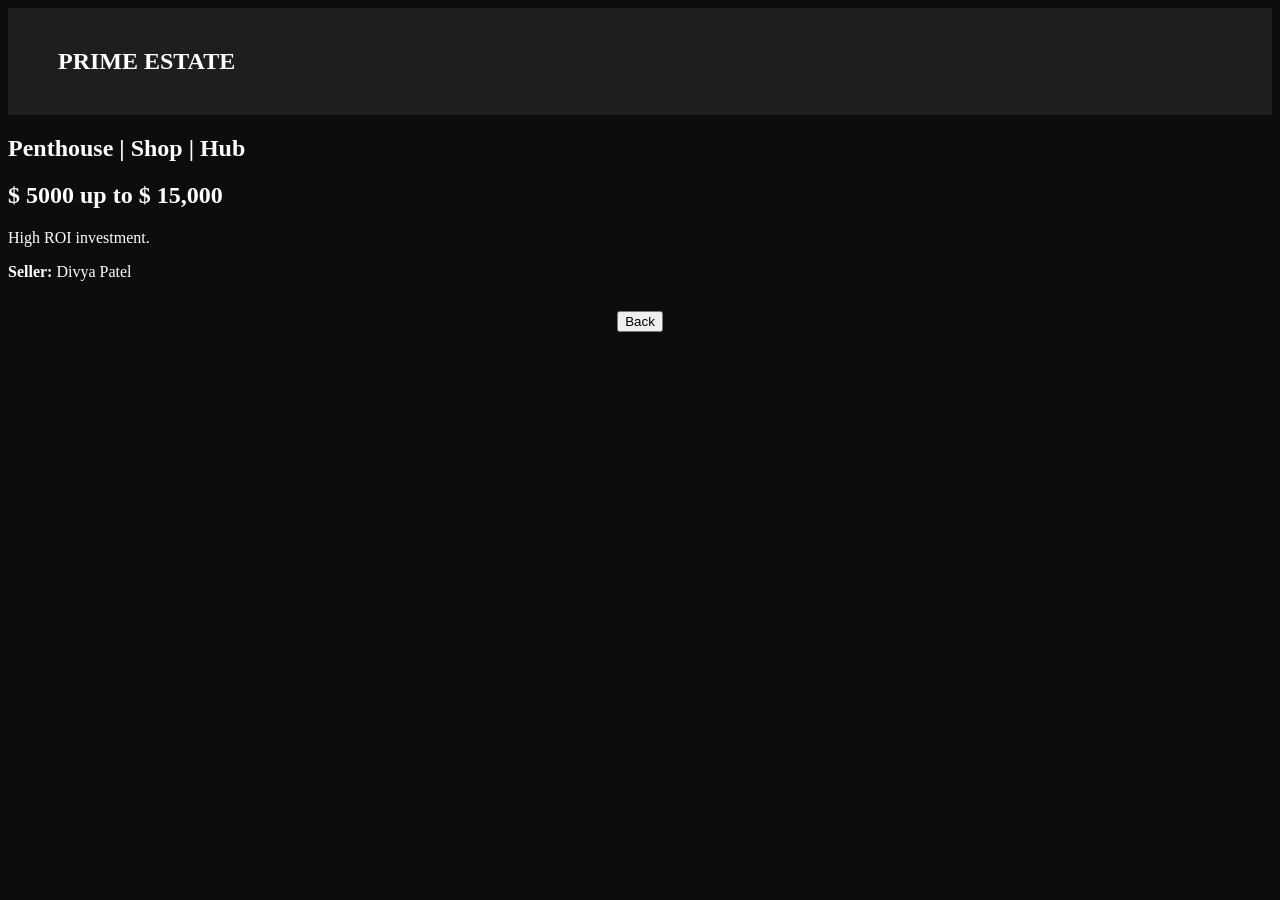
<file: property-details-other.html>
<!DOCTYPE html>
<html lang="en">
<head>
    <meta charset="UTF-8">
    <meta name="viewport" content="width=device-width, initial-scale=1.0">
    <title> Property Details </title>
    <link rel="stylesheet" href="style.css">
</head>
<body>
    
<header class="navbar">
    <h2> PRIME ESTATE </h2>
</header>

<!-- others -->

<section id="others" class="details-box">
    <h1> Penthouse | Shop | Hub   </h1>
    <h2 class="price"> $ 5000 up to $ 15,000 </h2>
    <p> High ROI investment.  </p>
    <p> <strong>Seller:</strong> Divya Patel </p>
</section>

<div style="text-align: center; margin: 30px; ">
    <a href="properties.html"><button> Back </button></a>
</div>

</body>
</html>
</file>
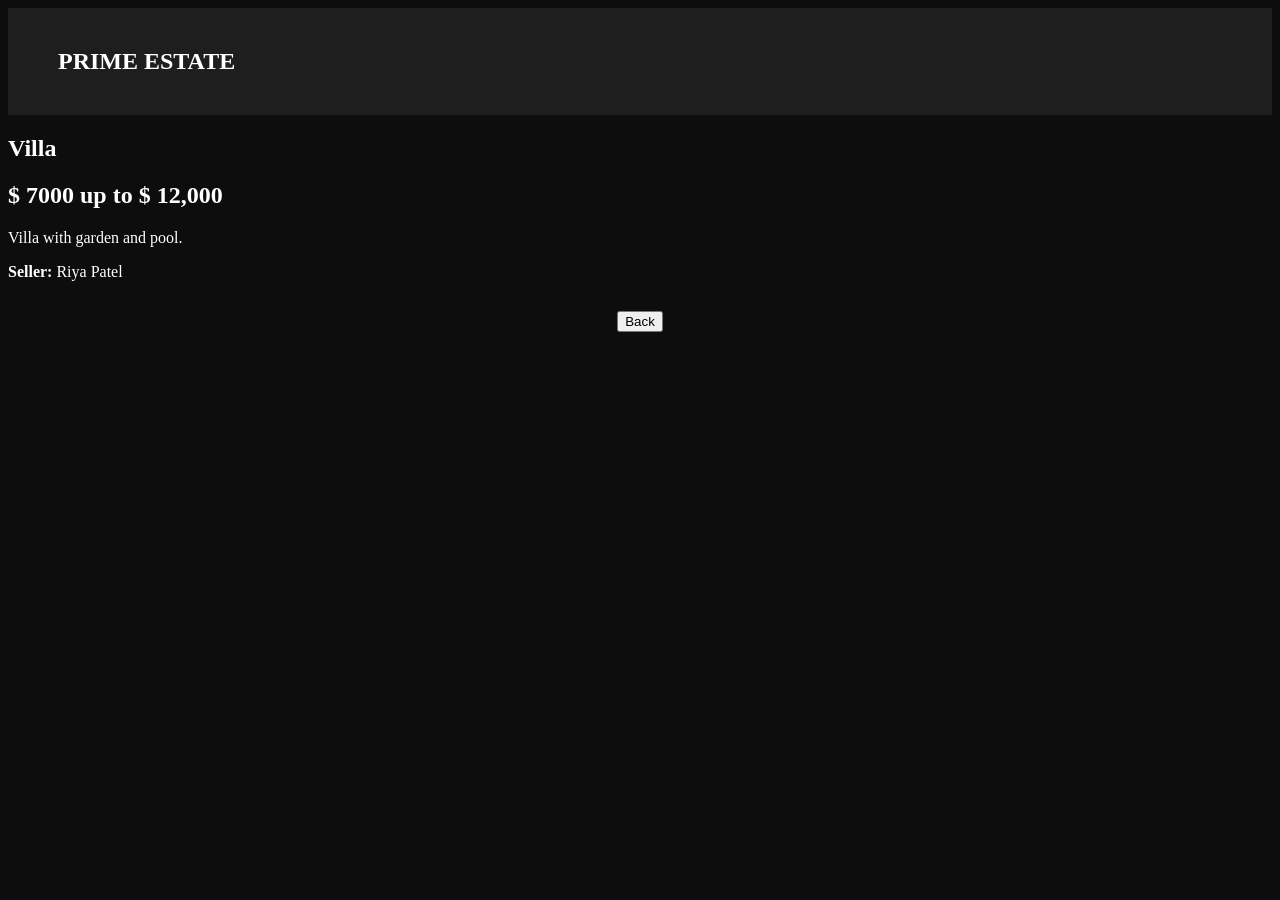
<file: property-details-V.html>
<!DOCTYPE html>
<html lang="en">
<head>
    <meta charset="UTF-8">
    <meta name="viewport" content="width=device-width, initial-scale=1.0">
    <title> Property Details </title>
    <link rel="stylesheet" href="style.css">
</head>
<body>
    
<header class="navbar">
    <h2> PRIME ESTATE </h2>
</header>

<!-- VILLA -->

<section id="villa" class="details-box">
    <h1> Villa </h1>
    <h2 class="price"> $ 7000 up to $ 12,000 </h2>
    <p> Villa with garden and pool. </p>
    <p> <strong>Seller:</strong> Riya Patel </p>

</section>

<div style="text-align: center; margin: 30px;">
    <a href="properties.html"><button> Back </button></a>
</div>

</body>
</html>
</file>
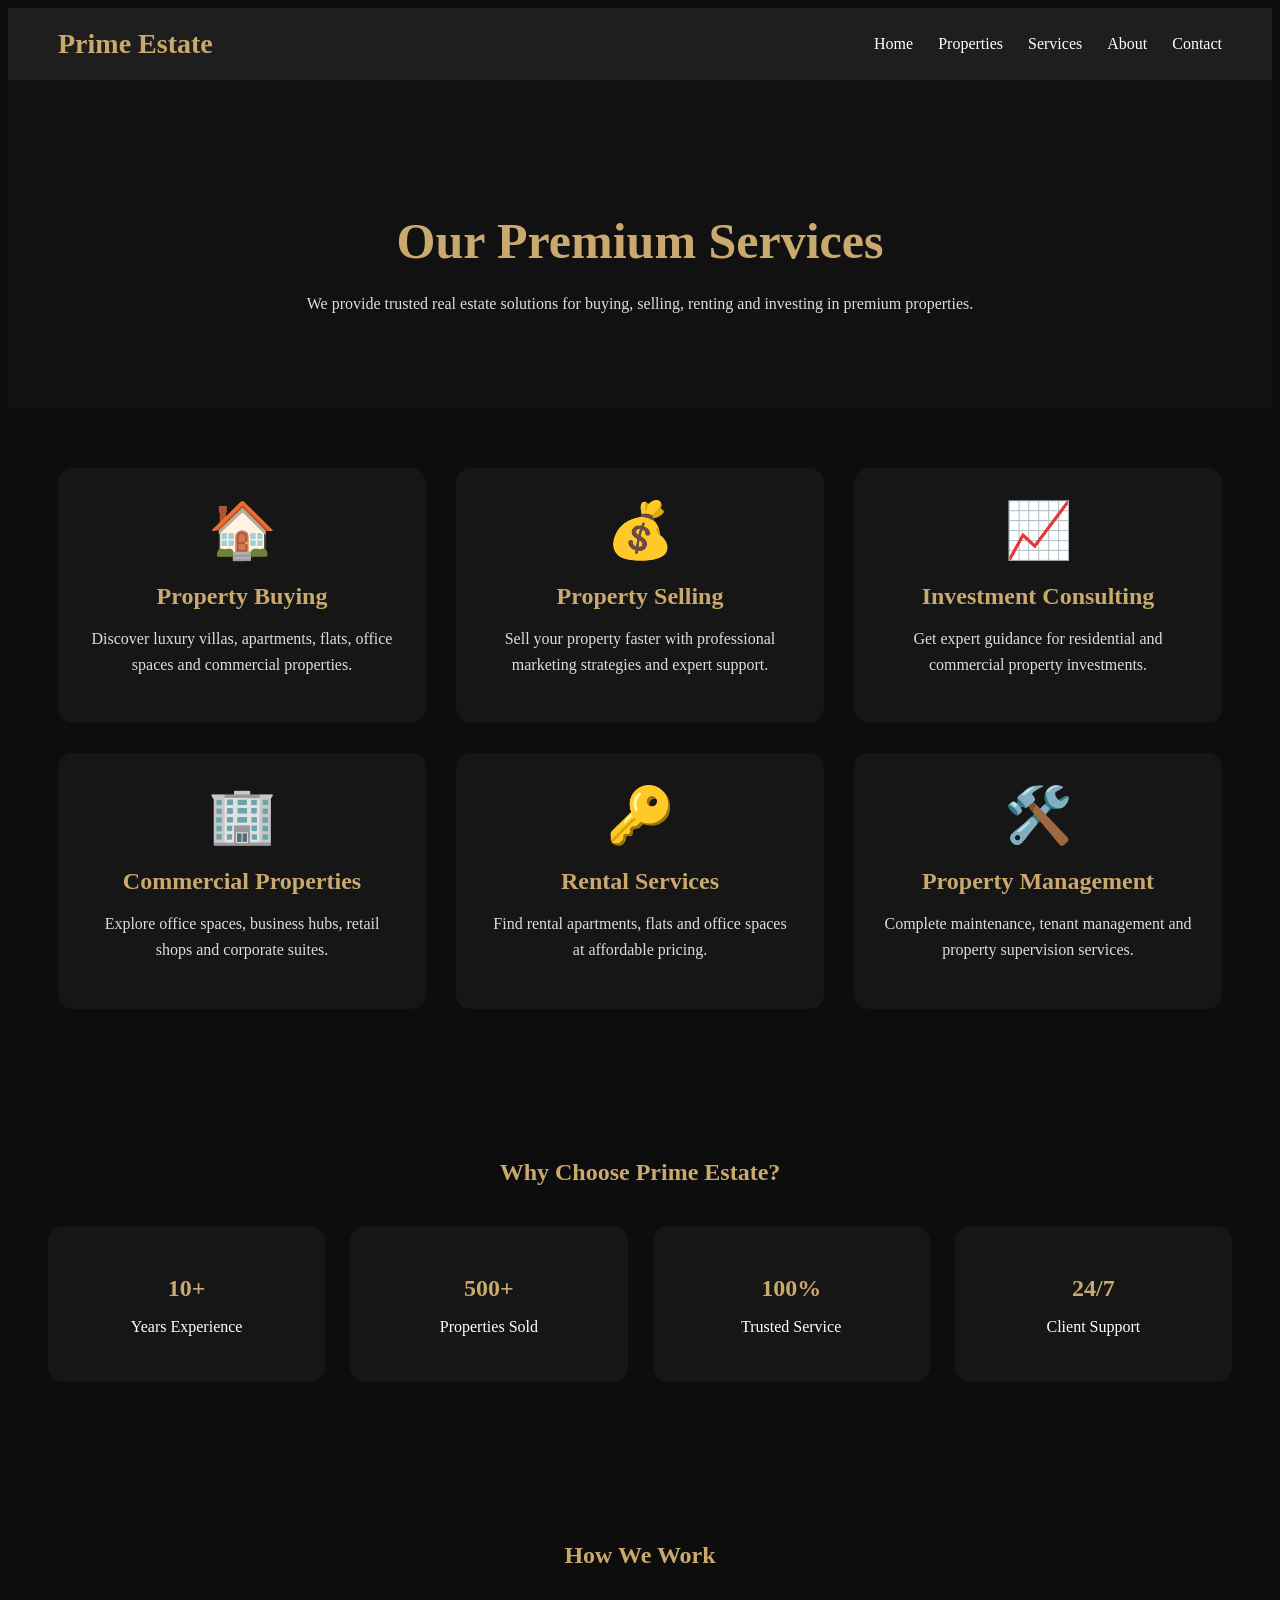
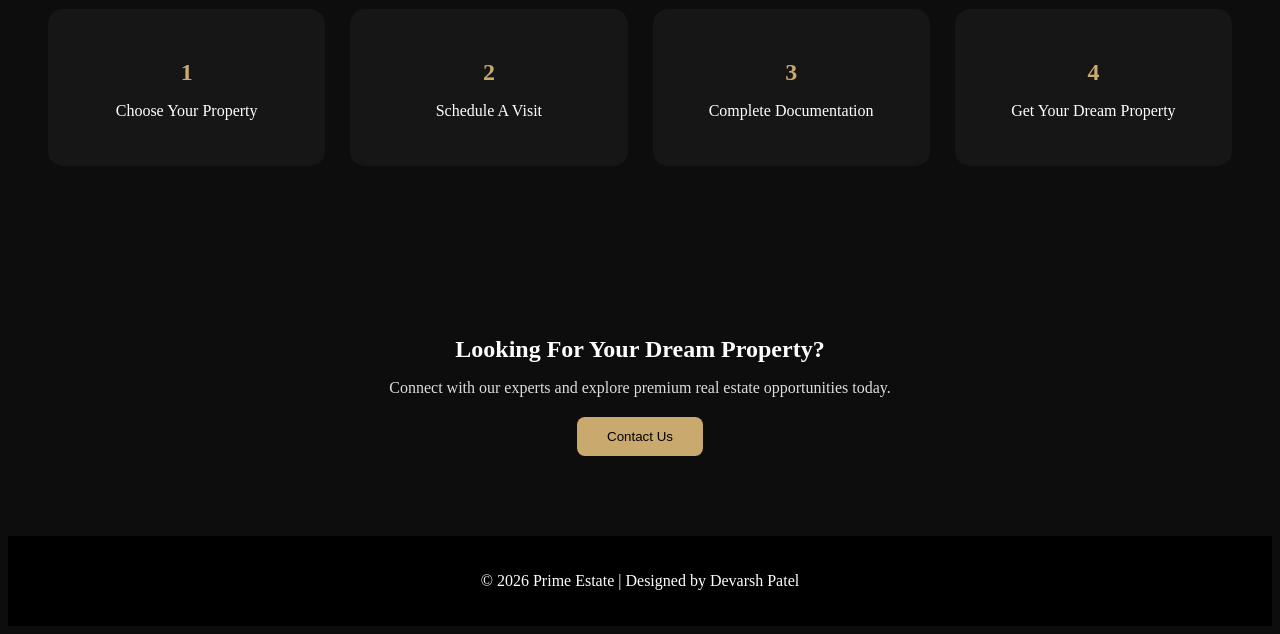
<file: services.html>
<!DOCTYPE html>
<html lang="en">
<head>
    <meta charset="UTF-8">
    <meta name="viewport" content="width=device-width, initial-scale=1.0">
    <title>Services - Prime Estate</title>
    <link rel="stylesheet" href="style.css">
</head>
<body>

<!-- NAVBAR -->

<header class="navbar">

    <div class="logo">Prime Estate</div>

    <nav>
        <a href="index.html">Home</a>
        <a href="properties.html">Properties</a>
        <a href="services.html">Services</a>
        <a href="about.html">About</a>
        <a href="contact.html">Contact</a>
    </nav>

</header>

<!-- HERO -->

<section class="service-hero">

    <h1>Our Premium Services</h1>

    <p>
        We provide trusted real estate solutions for buying,
        selling, renting and investing in premium properties.
    </p>

</section>

<!-- SERVICES -->

<section class="services-container">

    <div class="service-card">
        <div class="service-icon">🏠</div>
        <h2>Property Buying</h2>
        <p>
            Discover luxury villas, apartments, flats,
            office spaces and commercial properties.
        </p>
    </div>

    <div class="service-card">
        <div class="service-icon">💰</div>
        <h2>Property Selling</h2>
        <p>
            Sell your property faster with professional
            marketing strategies and expert support.
        </p>
    </div>

    <div class="service-card">
        <div class="service-icon">📈</div>
        <h2>Investment Consulting</h2>
        <p>
            Get expert guidance for residential and
            commercial property investments.
        </p>
    </div>

    <div class="service-card">
        <div class="service-icon">🏢</div>
        <h2>Commercial Properties</h2>
        <p>
            Explore office spaces, business hubs,
            retail shops and corporate suites.
        </p>
    </div>

    <div class="service-card">
        <div class="service-icon">🔑</div>
        <h2>Rental Services</h2>
        <p>
            Find rental apartments, flats and office
            spaces at affordable pricing.
        </p>
    </div>

    <div class="service-card">
        <div class="service-icon">🛠️</div>
        <h2>Property Management</h2>
        <p>
            Complete maintenance, tenant management
            and property supervision services.
        </p>
    </div>

</section>

<!-- WHY CHOOSE US -->

<section class="why-us">

    <h1>Why Choose Prime Estate?</h1>

    <div class="why-grid">

        <div class="why-box">
            <h2>10+</h2>
            <p>Years Experience</p>
        </div>

        <div class="why-box">
            <h2>500+</h2>
            <p>Properties Sold</p>
        </div>

        <div class="why-box">
            <h2>100%</h2>
            <p>Trusted Service</p>
        </div>

        <div class="why-box">
            <h2>24/7</h2>
            <p>Client Support</p>
        </div>

    </div>

</section>

<!-- PROCESS SECTION -->

<section class="why-us">

    <h1>How We Work</h1>

    <div class="why-grid">

        <div class="why-box">
            <h2>1</h2>
            <p>Choose Your Property</p>
        </div>

        <div class="why-box">
            <h2>2</h2>
            <p>Schedule A Visit</p>
        </div>

        <div class="why-box">
            <h2>3</h2>
            <p>Complete Documentation</p>
        </div>

        <div class="why-box">
            <h2>4</h2>
            <p>Get Your Dream Property</p>
        </div>

    </div>

</section>

<!-- CTA -->

<section class="service-cta">

    <h1>Looking For Your Dream Property?</h1>

    <p>
        Connect with our experts and explore
        premium real estate opportunities today.
    </p>

    <a href="contact.html">
        <button>Contact Us</button>
    </a>

</section>

<!-- FOOTER -->

<footer>
    <p>© 2026 Prime Estate | Designed by Devarsh Patel</p>
</footer>

</body>
</html>
</file>
<file: style.css>
/* =========================
   HOME PAGE
========================= */

body{
    background:#0d0d0d;
    color:white;
}

/* NAVBAR */

.navbar{
    display:flex;
    justify-content:space-between;
    align-items:center;
    padding:20px 50px;
    background:#1e1e1e;
    position:sticky;
    top:0;
    z-index:1000;
}

.logo{
    font-size:28px;
    font-weight:bold;
    color:#c9a96e;
}

.navbar nav{
    display:flex;
    gap:25px;
}

.navbar a{
    color:white;
    text-decoration:none;
    transition:.3s;
}

.navbar a:hover{
    color:#c9a96e;
}

/* HERO */

.hero{
    height:90vh;
    background:url("images/Luxury-Villa.jpeg") center center/cover no-repeat;
    position:relative;
    display:flex;
    justify-content:center;
    align-items:center;
    text-align:center;
}

.overlay{
    position:absolute;
    top:0;
    left:0;
    width:100%;
    height:100%;
    background:rgba(0,0,0,.65);
}

.hero-content{
    position:relative;
    z-index:2;
    width:90%;
}

.hero h1{
    font-size:60px;
    margin-bottom:15px;
}

.hero p{
    font-size:20px;
    margin-bottom:25px;
}

/* SEARCH BOX */

.search-box{
    display:flex;
    justify-content:center;
    flex-wrap:wrap;
    gap:10px;
}

.search-box input,
.search-box select{
    padding:12px;
    border:none;
    border-radius:8px;
    min-width:180px;
}

.search-box button{
    padding:12px 25px;
    border:none;
    border-radius:8px;
    background:#c9a96e;
    cursor:pointer;
    transition:.3s;
}

.search-box button:hover{
    transform:scale(1.05);
}

/* FEATURED PROPERTIES */

.properties{
    padding:70px 40px;
    text-align:center;
}

.properties h2{
    margin-bottom:30px;
}

.property-grid{
    display:grid;
    grid-template-columns:repeat(auto-fit,minmax(250px,1fr));
    gap:25px;
}

.card{
    background:#161616;
    border-radius:15px;
    overflow:hidden;
    transition:.3s;
    padding-bottom:20px;
}

.card:hover{
    transform:translateY(-10px);
}

.card img{
    width:100%;
    height:220px;
    object-fit:cover;
}

.card h3{
    margin-top:15px;
}

.card p{
    margin:10px 0;
}

.card button{
    padding:10px 20px;
    background:#c9a96e;
    border:none;
    border-radius:6px;
    cursor:pointer;
}

/* WHY CHOOSE US */

.why{
    padding:70px 40px;
    text-align:center;
}

.why h2{
    margin-bottom:30px;
}

.why-grid{
    display:grid;
    grid-template-columns:repeat(auto-fit,minmax(220px,1fr));
    gap:20px;
}

.why-card{
    background:#161616;
    padding:25px;
    border-radius:12px;
    transition:.3s;
}

.why-card:hover{
    transform:translateY(-8px);
    background:#c9a96e;
    color:black;
}

/* STATS */

.stats{
    background:#000;
    display:flex;
    justify-content:space-around;
    text-align:center;
    padding:60px 20px;
}

.stats h2{
    color:#c9a96e;
    margin-bottom:10px;
}

/* CTA */

.cta{
    text-align:center;
    padding:80px 20px;
}

.cta h2{
    margin-bottom:20px;
}

.cta button{
    padding:12px 25px;
    background:#c9a96e;
    border:none;
    border-radius:8px;
    cursor:pointer;
}

/* FOOTER */

footer{
    text-align:center;
    background:#000;
    padding:20px;
}


/* =========================
   MOBILE RESPONSIVE
========================= */

@media(max-width:768px){

    .navbar{
        flex-direction: row;
        padding:15px;
    }

    .navbar nav{
        flex-direction: row;
        align-items:center;
        justify-content: center;
        gap:12px;
        margin-top:15px;
    }

    .hero{
        height:auto;
        padding:100px 20px;
    }

    .hero h1{
        font-size:34px;
    }

    .hero p{
        font-size:16px;
    }

    .search-box{
        flex-direction:column;
        align-items:center;
    }

    .search-box input,
    .search-box select,
    .search-box button{
        width:100%;
        max-width:350px;
    }

    .stats{
        flex-direction:column;
        gap:25px;
    }

    .properties,
    .why,
    .cta{
        padding:50px 20px;
    }
}

/* =========================
   PROPERTIES PAGE
========================= */

.tital{
    text-align:center;
    font-size:42px;
    margin:40px 0;
    color:#c9a96e;
}

.property-grid1{
    display:grid;
    grid-template-columns:repeat(auto-fit,minmax(250px,1fr));
    gap:25px;
    padding:30px 50px 60px;
}

.property-grid1 .card{
    background:#161616;
    border-radius:15px;
    overflow:hidden;
    transition:.3s;
    text-align:center;
    padding-bottom:20px;
}

.property-grid1 .card:hover{
    transform:translateY(-10px);
}

.property-grid1 .card img{
    width:100%;
    height:220px;
    object-fit:cover;
}

.property-grid1 .card h3{
    margin-top:15px;
    font-size:22px;
}

.property-grid1 .card p{
    margin:10px 0;
    color:#dcdcdc;
}

.property-grid1 .card button{
    padding:10px 20px;
    border:none;
    border-radius:8px;
    background:#c9a96e;
    cursor:pointer;
    transition:.3s;
}

.property-grid1 .card button:hover{
    transform:scale(1.05);
}

/* MOBILE */

@media(max-width:768px){

    .tital{
        font-size:30px;
        margin:25px 0;
    }

    .property-grid1{
        grid-template-columns:1fr;
        padding:20px;
    }

    .property-grid1 .card{
        max-width:350px;
        margin:auto;
    }

    .property-grid1 .card img{
        height:200px;
    }
}

/* =========================
   SERVICES PAGE
========================= */

.service-hero{
    text-align:center;
    padding:90px 20px;
    background:#111;
}

.service-hero h1{
    font-size:50px;
    color:#c9a96e;
    margin-bottom:20px;
}

.service-hero p{
    max-width:700px;
    margin:auto;
    line-height:1.8;
    color:#ddd;
}

/* SERVICES CARDS */

.services-container{
    display:grid;
    grid-template-columns:repeat(3,1fr);
    gap: 30px;
    padding:60px 50px;
}

.service-card{
    background:#161616;
    padding:30px;
    border-radius:15px;
    text-align:center;
    transition:.3s;
}

.service-card:hover{
    transform:translateY(-10px);
    box-shadow:0 0 15px rgba(201,169,110,.4);
}

.service-icon{
    font-size:55px;
    margin-bottom:20px;
}

.service-card h2{
    margin-bottom:15px;
    color:#c9a96e;
}

.service-card p{
    color:#ddd;
    line-height:1.6;
}

/* WHY CHOOSE US */

.why-us{
    text-align:center;
    padding:70px 40px;
}

.why-us h1{
    margin-bottom:40px;
    color:#c9a96e;
}

.why-grid{
    display:grid;
    grid-template-columns:repeat(auto-fit ,minmax(220px,1fr));
    gap:25px;
}

.why-box{
    background:#161616;
    padding:30px;
    border-radius:15px;
    transition:.3s;
}

.why-box:hover{
    transform:translateY(-8px);
}

.why-box h2{
    color:#c9a96e;
    margin-bottom:10px;
}

/* CTA */

.service-cta{
    text-align:center;
    padding:80px 20px;
}

.service-cta h1{
    margin-bottom:15px;
}

.service-cta p{
    margin-bottom:20px;
    color:#ddd;
}

.service-cta button{
    padding:12px 30px;
    border:none;
    border-radius:8px;
    background:#c9a96e;
    cursor:pointer;
    transition:.3s;
}

.service-cta button:hover{
    transform:scale(1.05);
}

/* =========================
   MOBILE RESPONSIVE
========================= */

@media(max-width:768px){

    .service-hero{
        padding:70px 15px;
    }

    .service-hero h1{
        font-size:32px;
    }

    .services-container{
        grid-template-columns:1fr;
        padding:25px 20px;
    }

    .service-card{
        max-width:350px;
        margin:auto;
    }

    .why-us{
        padding:50px 20px;
    }

    .why-grid{
        grid-template-columns:1fr;
    }

    .why-box{
        max-width:350px;
        margin:auto;
    }

    .service-cta h1{
        font-size:28px;
    }
}

/* =========================
   ABOUT PAGE
========================= */

.about-hero{
    text-align:center;
    padding:90px 20px;
    background:#111;
}

.about-hero h1{
    font-size:50px;
    color:#c9a96e;
    margin-bottom:20px;
}

.about-hero p{
    max-width:800px;
    margin:auto;
    line-height:1.8;
    color:#ddd;
}

/* ABOUT SECTION */

.about-container{
    display:flex;
    align-items:center;
    gap:50px;
    padding:70px 50px;
}

.about-image{
    flex:1;
}

.about-image img{
    width:100%;
    border-radius:15px;
}

.about-content{
    flex:1;
}

.about-content h2{
    color:#c9a96e;
    margin-bottom:20px;
}

.about-content p{
    line-height:1.8;
    margin-bottom:15px;
    color:#ddd;
}

/* STATS */

.stats-section{
    display:grid;
    grid-template-columns:repeat(auto-fit,minmax(220px,1fr));
    gap:25px;
    padding:50px;
}

.stat-box{
    background:#161616;
    padding:30px;
    text-align:center;
    border-radius:15px;
    transition:.3s;
}

.stat-box:hover{
    transform:translateY(-8px);
}

.stat-box h1{
    color:#c9a96e;
    margin-bottom:10px;
}

/* TEAM */

.team-section{
    padding:70px 50px;
    text-align:center;
}

.team-section h1{
    color:#c9a96e;
    margin-bottom:40px;
}

.team-container{
    display:grid;
    grid-template-columns:repeat(3,1fr);
    gap:30px;
}

.team-card{
    background:#161616;
    padding:30px;
    border-radius:15px;
    transition:.3s;
}

.team-card:hover{
    transform:translateY(-10px);
}

.team-card img{
    width:160px;
    height:160px;
    object-fit:cover;
    border-radius:50%;
    margin-bottom:20px;
}

.team-card h2{
    margin-bottom:10px;
}

.team-card h3{
    color:#c9a96e;
    margin-bottom:15px;
}

.team-card p{
    color:#ddd;
    line-height:1.6;
}

/* WHY CHOOSE */

.why-about{
    text-align:center;
    padding:70px 50px;
}

.why-about h1{
    color:#c9a96e;
    margin-bottom:40px;
}

.why-about-grid{
    display:grid;
    grid-template-columns:repeat(auto-fit,minmax(250px,1fr));
    gap:25px;
}

.why-about-box{
    background:#161616;
    padding:30px;
    border-radius:15px;
}

.why-about-box h2{
    margin-bottom:15px;
}

/* CTA */

.about-cta{
    text-align:center;
    padding:80px 20px;
}

.about-cta h1{
    margin-bottom:15px;
}

.about-cta p{
    margin-bottom:20px;
    color:#ddd;
}

.about-cta button{
    padding:12px 30px;
    border:none;
    border-radius:8px;
    background:#c9a96e;
    cursor:pointer;
    transition:.3s;
}

.about-cta button:hover{
    transform:scale(1.05);
}

/* =========================
   MOBILE RESPONSIVE
========================= */

@media(max-width:768px){

    .about-hero{
        padding:70px 15px;
    }

    .about-hero h1{
        font-size:32px;
    }

    .about-container{
        flex-direction:column;
        padding:30px 20px;
    }

    .stats-section{
        padding:20px;
    }

    .team-section{
        padding:50px 20px;
    }

    .team-container{
        grid-template-columns:1fr;
    }

    .team-card{
        max-width:350px;
        margin:auto;
    }

    .why-about{
        padding:50px 20px;
    }

    .why-about-grid{
        grid-template-columns:1fr;
    }

    .about-cta h1{
        font-size:28px;
    }
}

/* =========================
   CONTACT PAGE
========================= */

.contact-hero{
    text-align:center;
    padding:90px 20px;
    background:#111;
}

.contact-hero h1{
    font-size:50px;
    color:#c9a96e;
    margin-bottom:20px;
}

.contact-hero p{
    max-width:800px;
    margin:auto;
    color:#ddd;
    line-height:1.8;
}

/* CONTACT HERO */

.contact-hero{
    text-align:center;
    padding:80px 20px;
}

.contact-hero h1{
    font-size:50px;
    margin-bottom:20px;
    color:#c9a96e;
}

/* CONTACT SECTION */

.contact-container{
    display:flex;
    gap:30px;
    padding:60px 50px;
}

.contact-info,
.contact-form{
    flex:1;
    background:#161616;
    padding:30px;
    border-radius:15px;
}

.contact-info h2,
.contact-form h2{
    color:#c9a96e;
    margin-bottom:20px;
}

.info-box{
    margin-top:20px;
}

.info-box h3{
    margin-bottom:8px;
    color:#c9a96e;
}

.contact-form form{
    display:flex;
    flex-direction:column;
    gap:15px;
}

.contact-form input,
.contact-form textarea{
    width:100%;
    padding:14px;
    border:none;
    border-radius:8px;
    background:#222;
    color:white;
}

.contact-form textarea{
    resize:none;
}

.contact-form button{
    padding:14px;
    border:none;
    border-radius:8px;
    background:#c9a96e;
    cursor:pointer;
}

/* TEAM */

.team-contact{
    padding:70px 50px;
    text-align:center;
}

.team-contact h1{
    color:#c9a96e;
    margin-bottom:40px;
}

.team-contact-grid{
    display:grid;
    grid-template-columns:repeat(3,1fr);
    gap:25px;
}

.contact-card{
    background:#161616;
    padding:25px;
    border-radius:15px;
}

.contact-card img{
    width:120px;
    height:120px;
    object-fit:cover;
    border-radius:50%;
    margin-bottom:15px;
}

/* CTA */

.contact-cta{
    text-align:center;
    padding:80px 20px;
}

.contact-cta button{
    padding:12px 30px;
    border:none;
    border-radius:8px;
    background:#c9a96e;
    cursor:pointer;
}

/* =========================
   MOBILE RESPONSIVE
========================= */

@media(max-width:768px)
{

    .navbar{
        flex-direction:column;
        align-items:center;
        text-align:center;
        padding:15px;
    }

    .navbar h2{
        margin-bottom:15px;
    }

    .navbar nav{
        display:flex;
        flex-direction:column;
        width:100%;
        gap:10px;
    }

    .navbar nav a{
        margin:0;
        padding:8px;
    }

    .contact-hero h1{
        font-size:32px;
    }

    .contact-container{
        flex-direction:column;
        padding:20px;
    }

    .contact-info,
    .contact-form{
        width:100%;
        padding:20px;
    }

    .team-contact{
        padding:40px 20px;
    }

    .team-contact-grid{
        grid-template-columns:1fr;
    }

    .contact-card{
        width:100%;
        max-width:320px;
        margin:auto;
    }

    .contact-cta h1{
        font-size:24px;
    }

}
</file>
